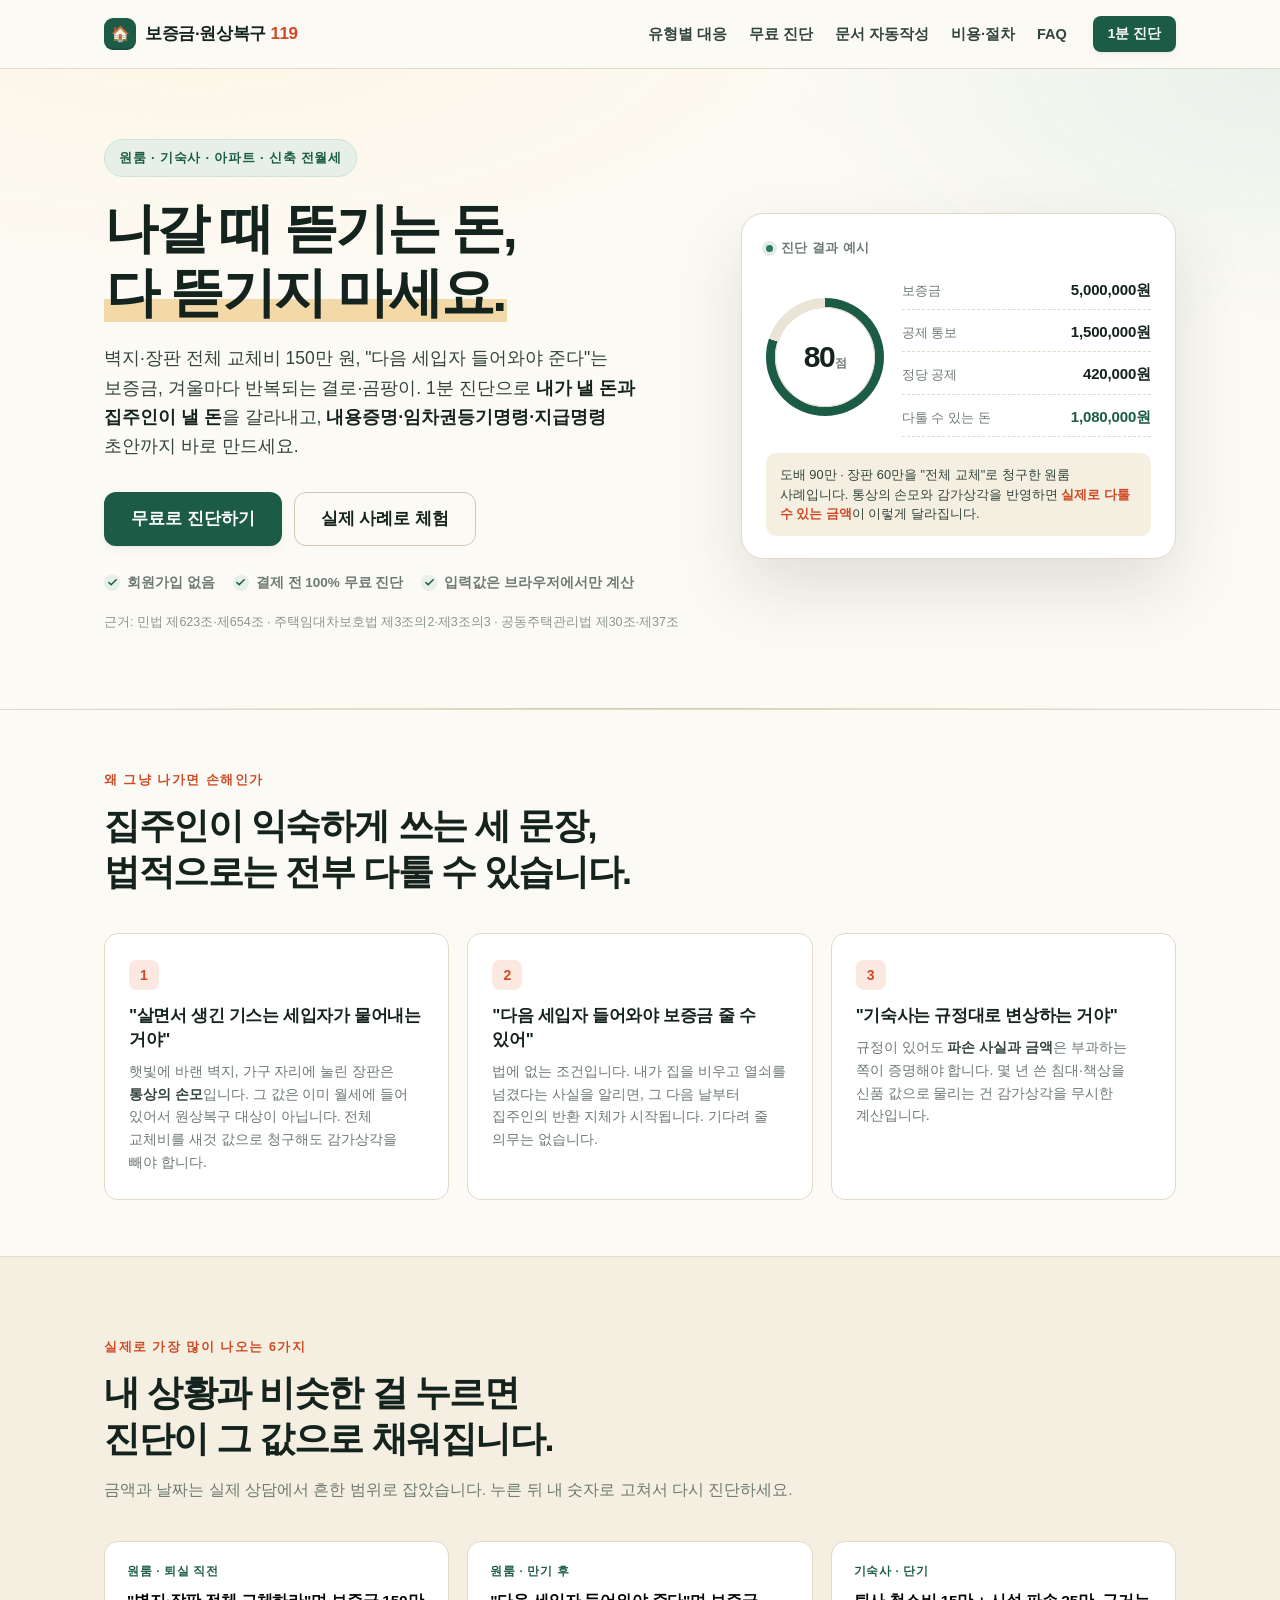
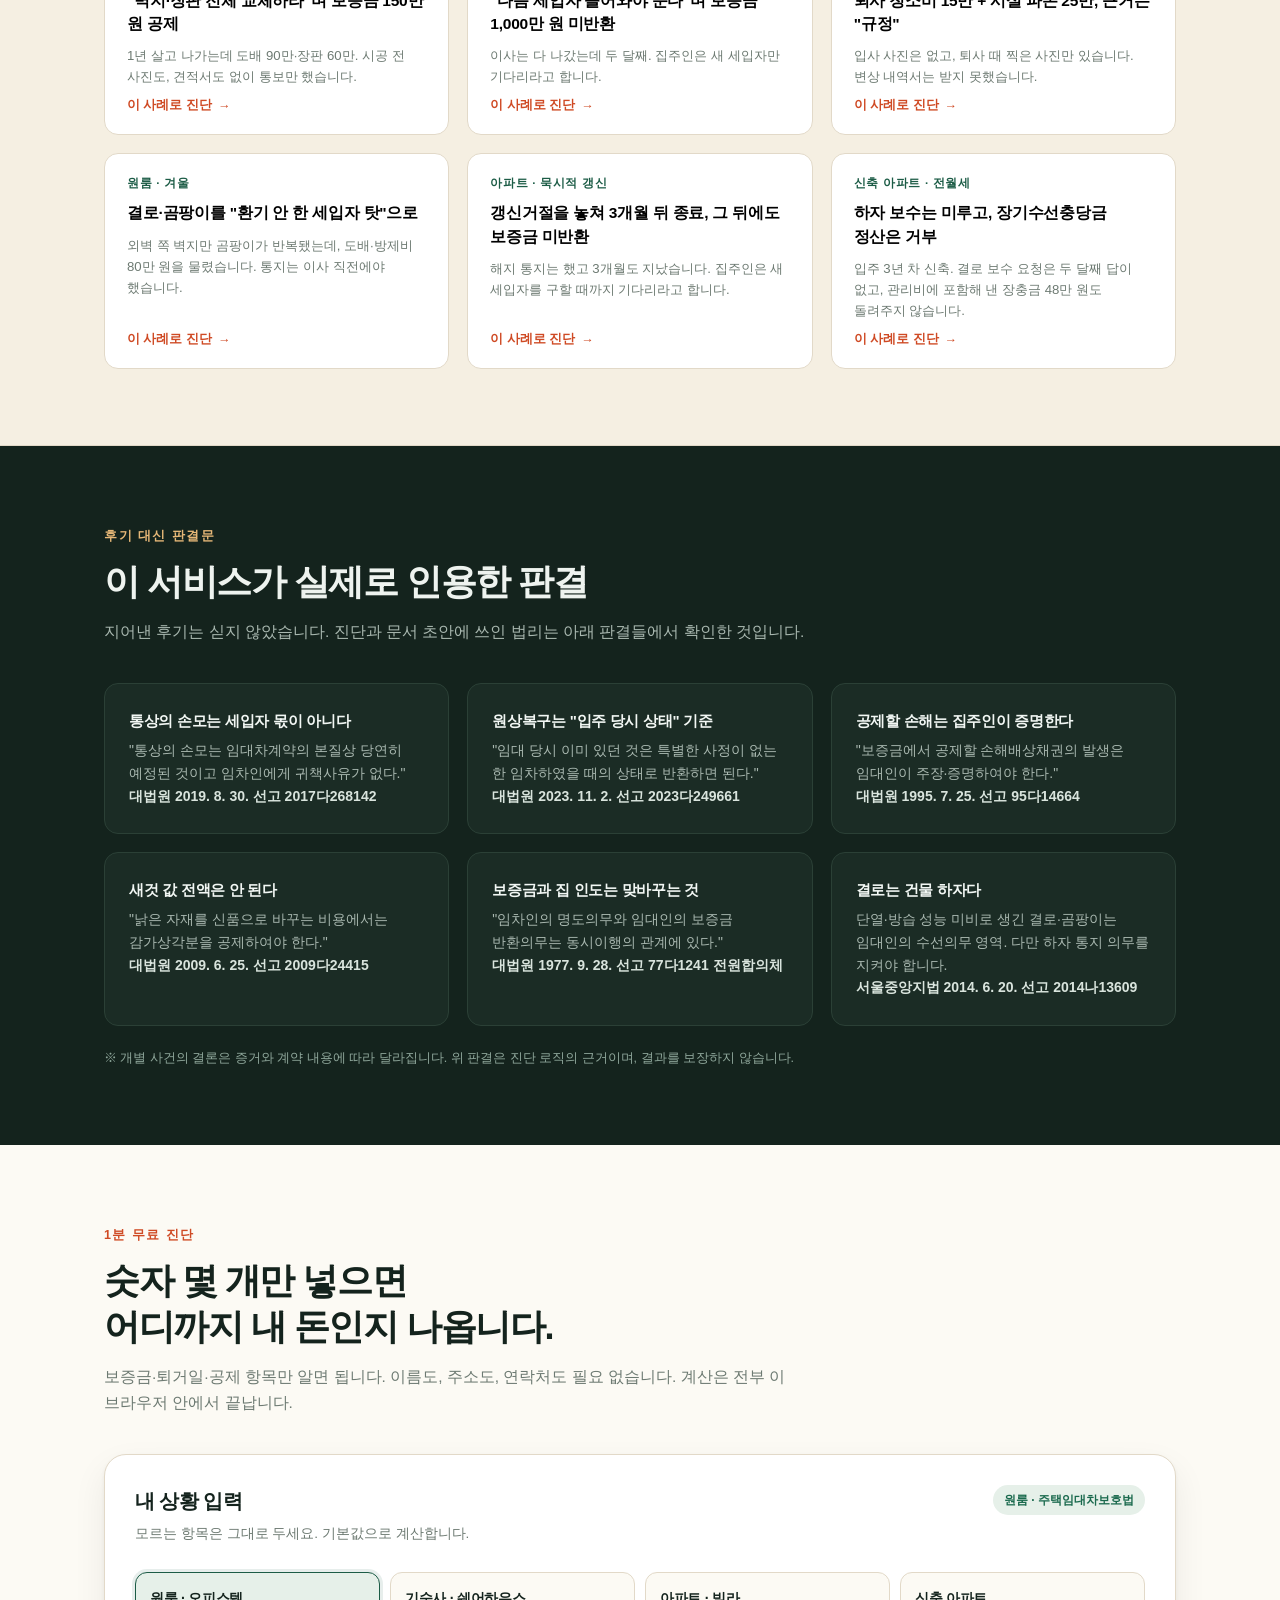
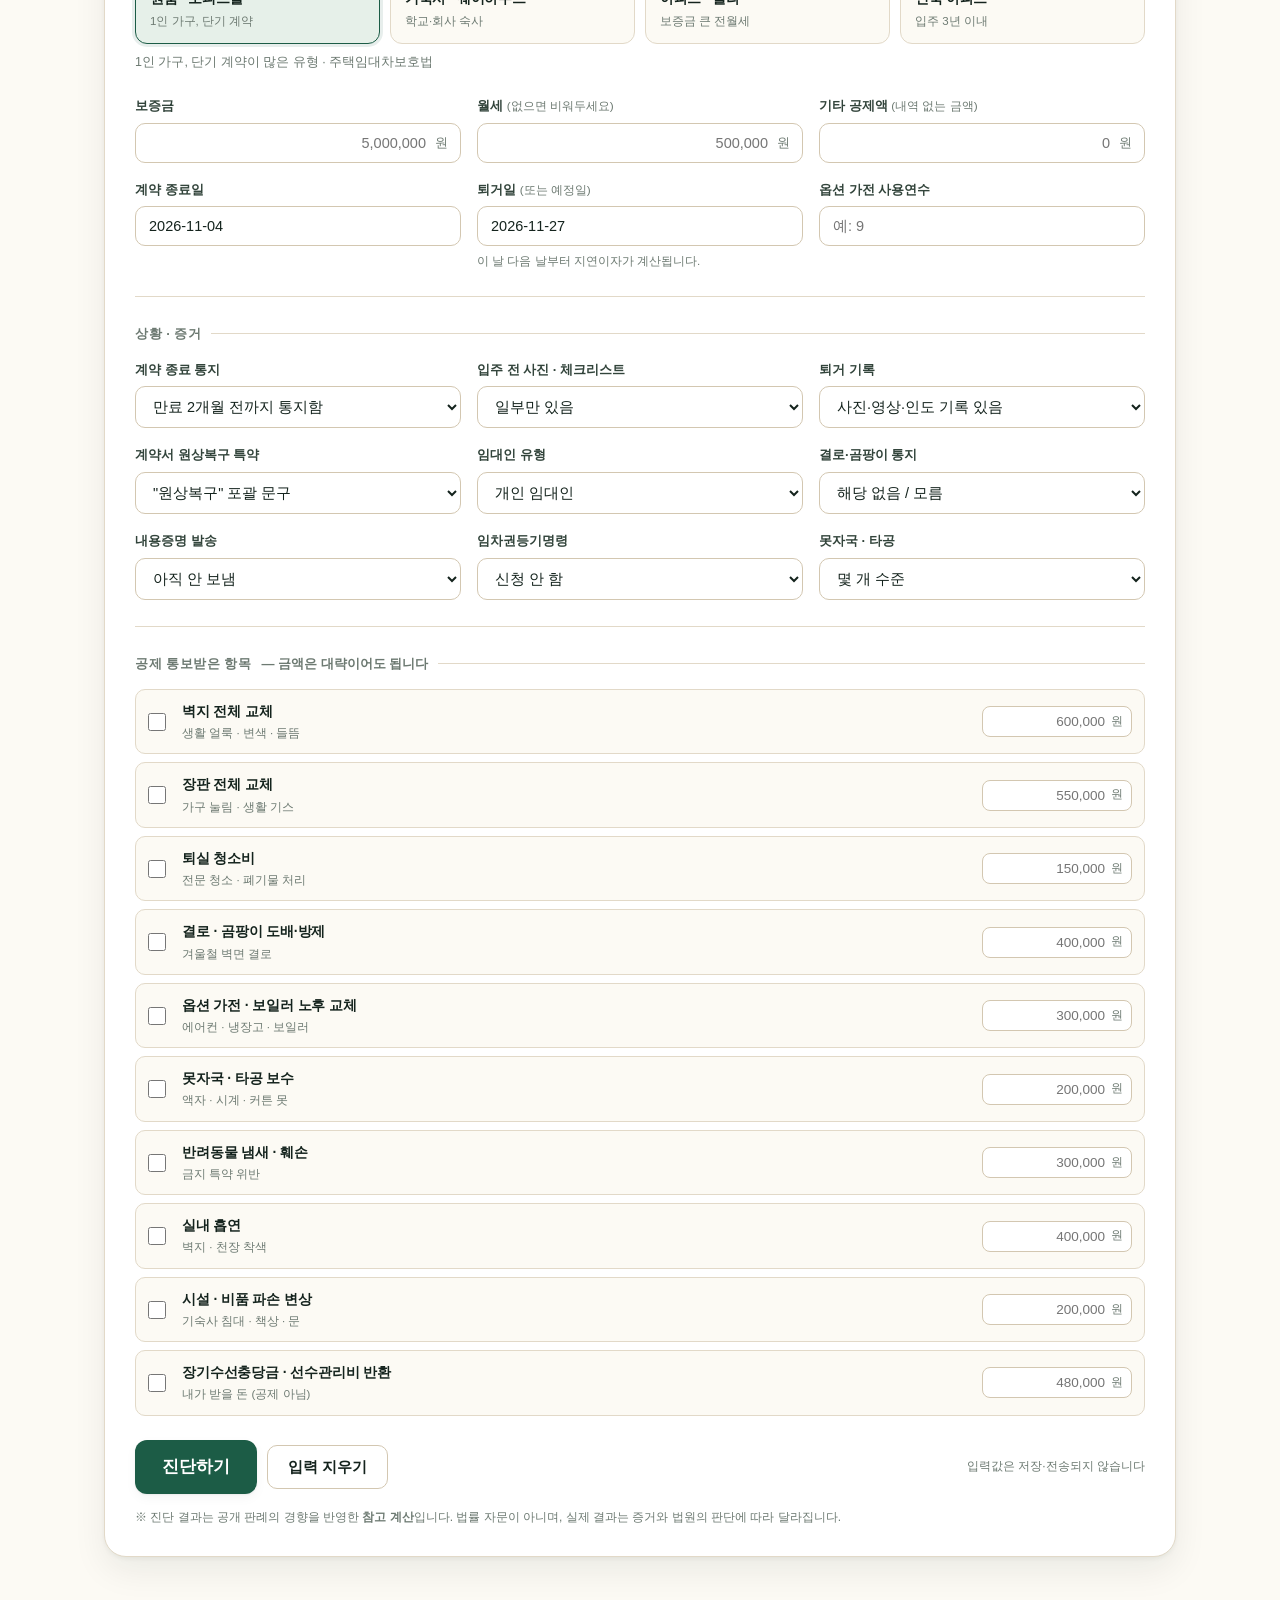
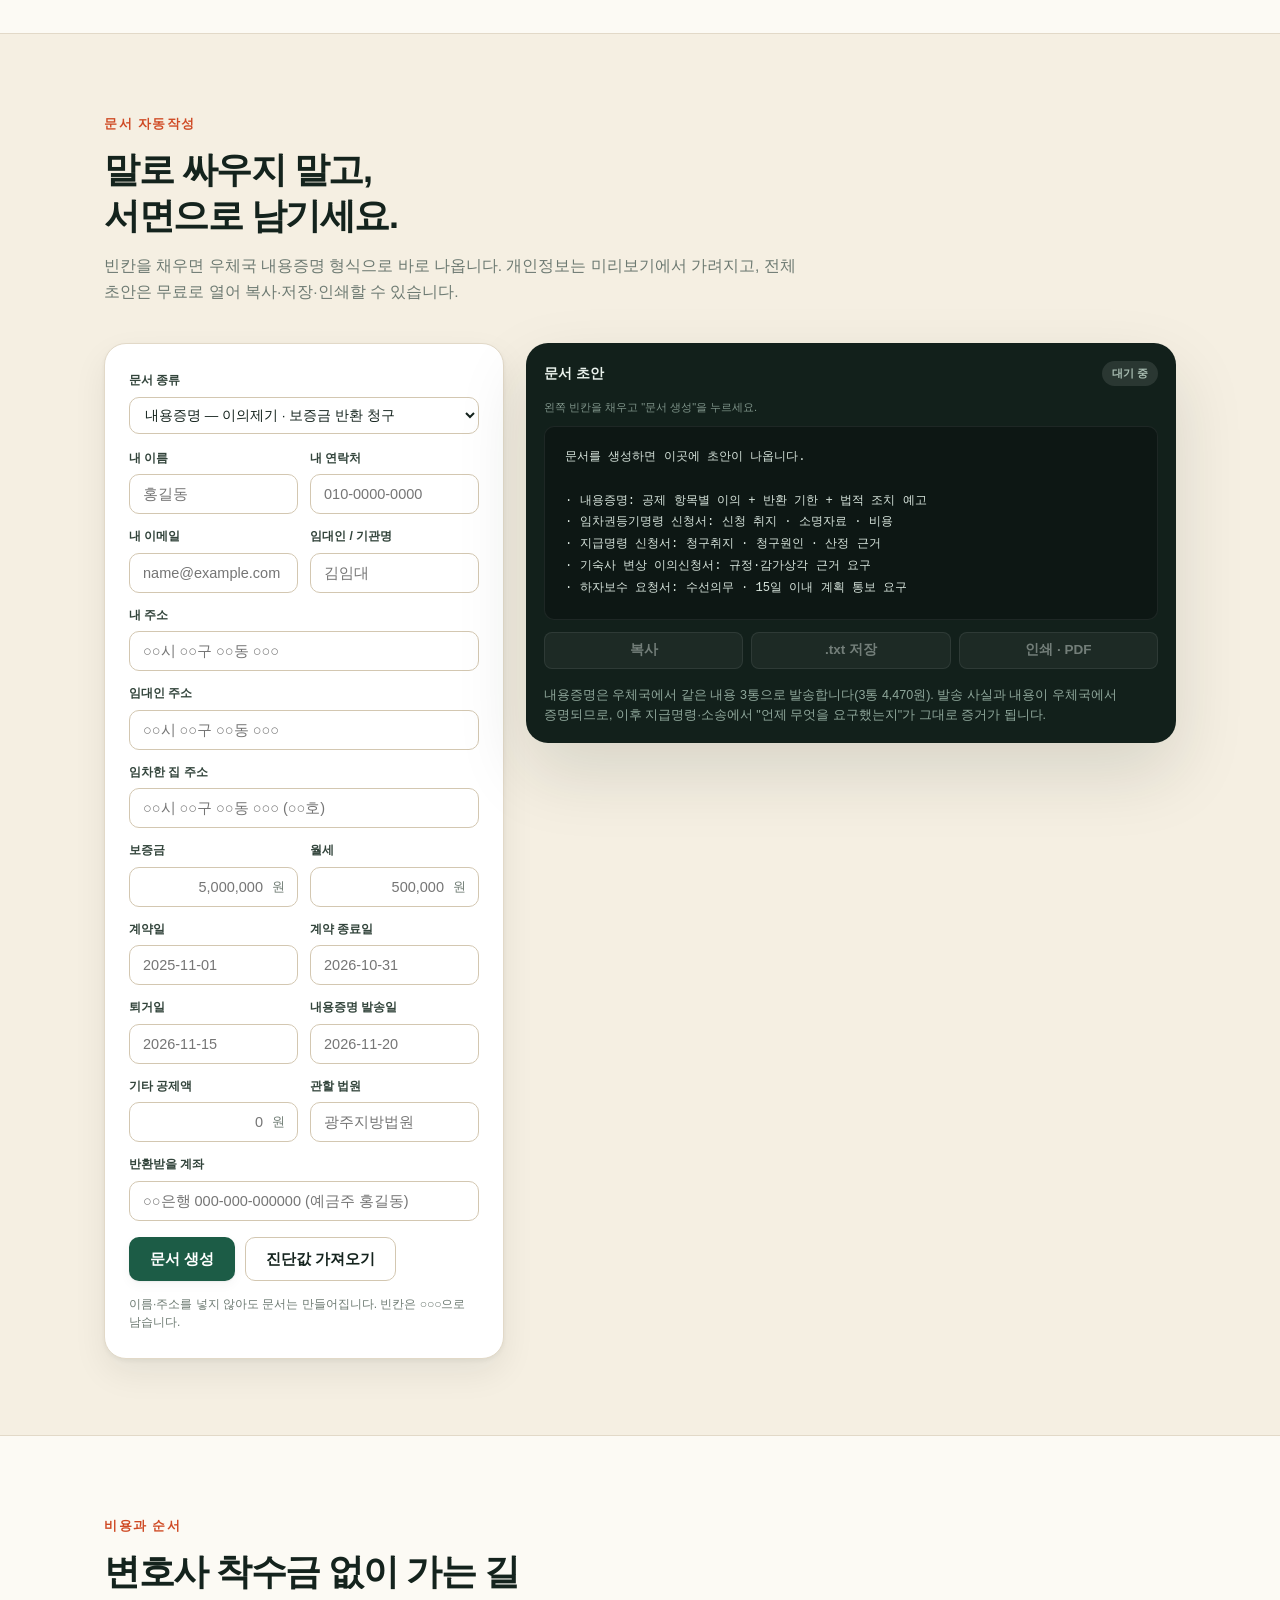
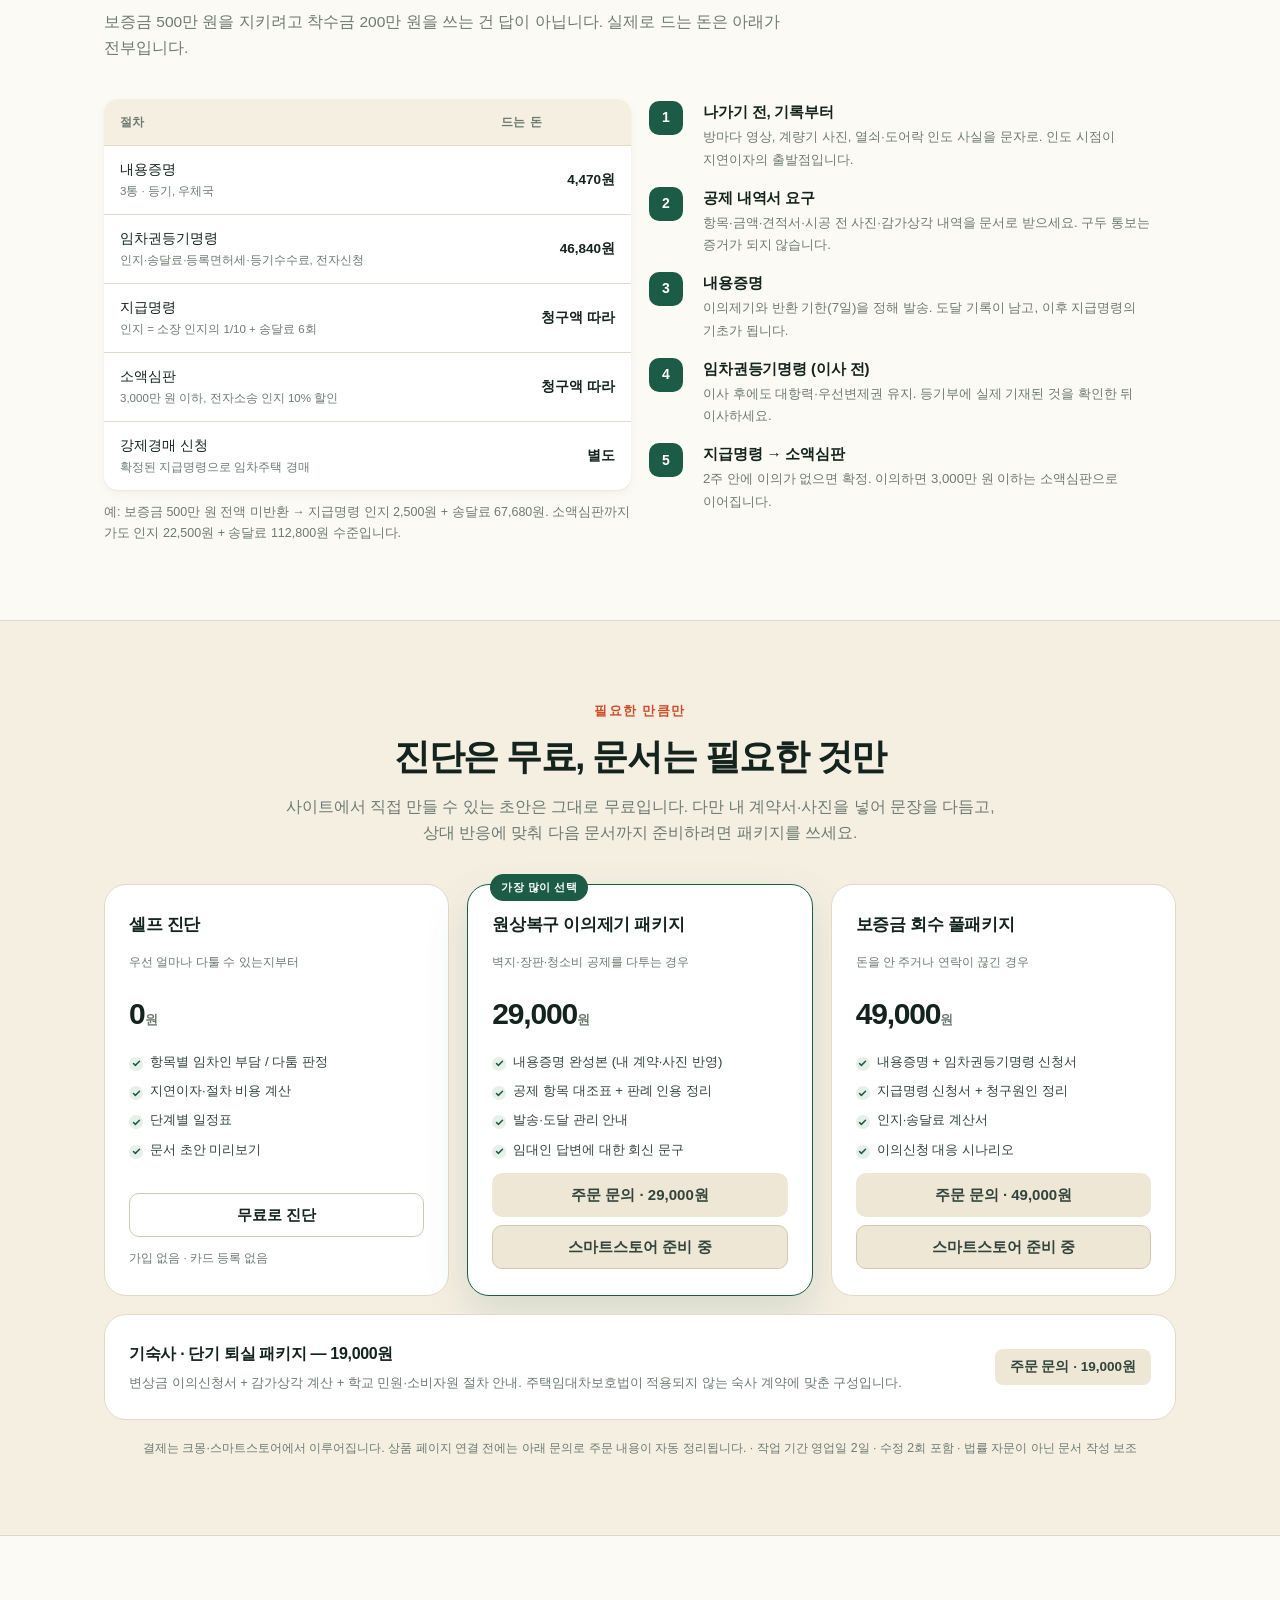
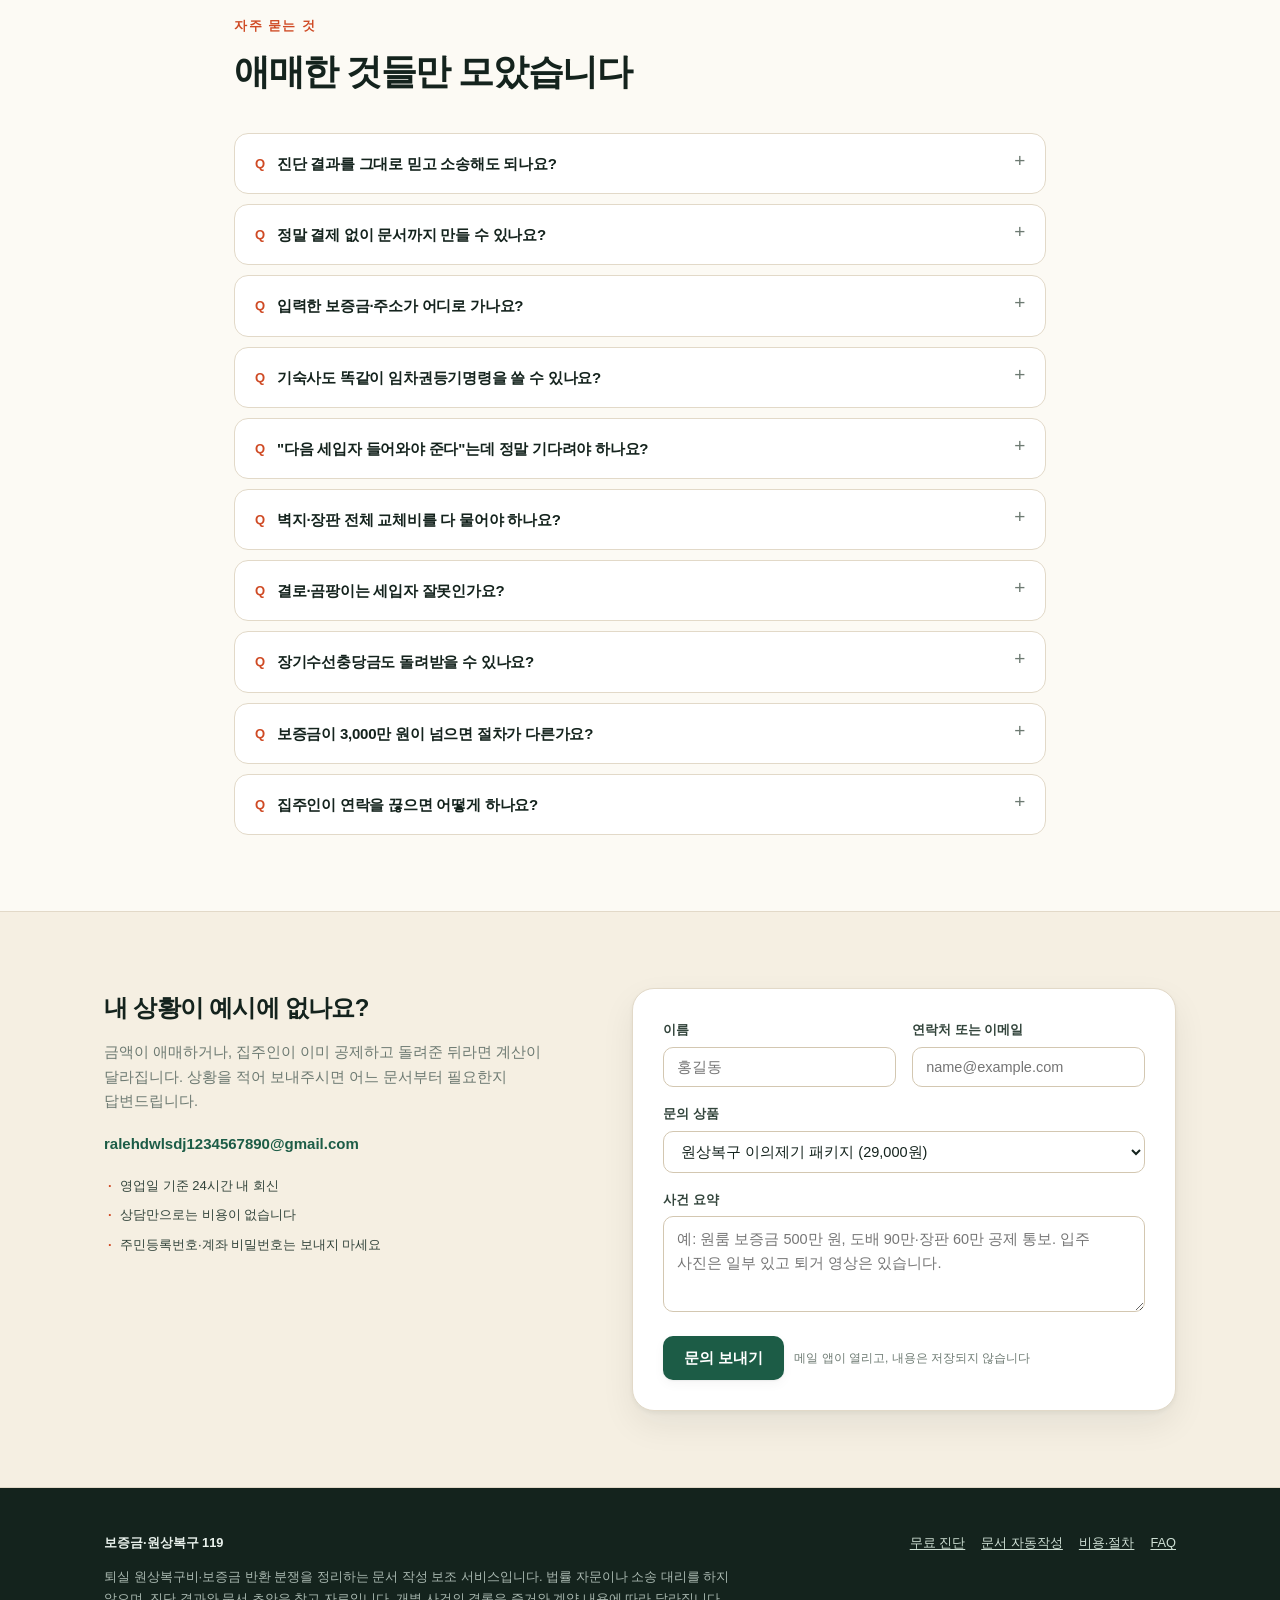
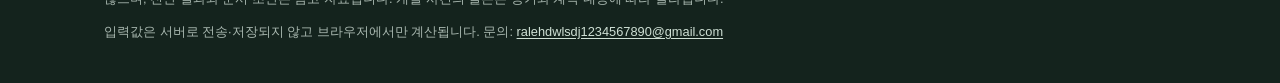
<file: index.html>
<!DOCTYPE html>
<html lang="ko">
<head>
<meta charset="utf-8">
<meta name="viewport" content="width=device-width, initial-scale=1">
<title>보증금·원상복구 119 — 나갈 때 뜯기는 돈, 다 뜯기지 마세요</title>
<meta name="description" content="원룸·기숙사·신축 전월세 퇴실 원상복구비 분쟁. 1분 무료 진단으로 임차인 부담과 임대인 수선의무를 갈라내고, 내용증명·임차권등기명령·지급명령 초안을 바로 만드세요.">
<meta name="keywords" content="원상복구, 보증금 반환, 임차권등기명령, 내용증명, 기숙사 퇴실, 결로 곰팡이, 장기수선충당금, 소액심판">
<meta property="og:title" content="보증금·원상복구 119 — 원상복구비 공제, 어디까지 내 돈인가">
<meta property="og:description" content="벽지·장판 전체 교체 150만 원 공제, 다음 세입자 들어와야 준다는 보증금. 판례 기준으로 갈라보고 문서까지 만드세요.">
<meta property="og:type" content="website">
<meta name="theme-color" content="#1c5c46">
<link rel="stylesheet" href="assets/css/app.css?v=20261126e">
<link rel="icon" href="data:image/svg+xml,%3Csvg xmlns='http://www.w3.org/2000/svg' viewBox='0 0 100 100'%3E%3Crect width='100' height='100' rx='22' fill='%231c5c46'/%3E%3Cpath d='M50 22 78 44v34H58V58H42v20H22V44z' fill='%23f5efe2'/%3E%3C/svg%3E">
<script type="application/ld+json">
{
  "@context": "https://schema.org",
  "@type": "Service",
  "name": "보증금·원상복구 119",
  "description": "원룸·기숙사·아파트·신축 전월세 퇴실 원상복구비 분쟁 진단과 내용증명·임차권등기명령·지급명령 초안 작성 보조",
  "areaServed": "KR",
  "serviceType": "법률 문서 작성 보조",
  "offers": [
    { "@type": "Offer", "name": "원상복구 이의제기 패키지", "price": "29000", "priceCurrency": "KRW" },
    { "@type": "Offer", "name": "보증금 회수 풀패키지", "price": "49000", "priceCurrency": "KRW" },
    { "@type": "Offer", "name": "기숙사·단기 퇴실 패키지", "price": "19000", "priceCurrency": "KRW" }
  ]
}
</script>
</head>
<body>

<!-- ───────── 헤더 ───────── -->
<header class="site-header" id="top">
  <div class="wrap header-inner">
    <a class="brand" href="#top">
      <span class="brand-mark">🏠</span>
      <span class="brand-text">보증금·원상복구 <b>119</b></span>
    </a>
    <nav class="nav">
      <a href="#cases">유형별 대응</a>
      <a href="#diagnose">무료 진단</a>
      <a href="#documents">문서 자동작성</a>
      <a href="#cost">비용·절차</a>
      <a href="#faq">FAQ</a>
    </nav>
    <a class="btn btn-sm btn-primary header-cta" href="#diagnose">1분 진단</a>
  </div>
</header>

<!-- ───────── 히어로 ───────── -->
<section class="hero">
  <div class="wrap hero-grid">
    <div class="hero-copy">
      <p class="eyebrow">원룸 · 기숙사 · 아파트 · 신축 전월세</p>
      <h1>나갈 때 뜯기는 돈,<br><em>다 뜯기지 마세요.</em></h1>
      <p class="lede">
        벽지·장판 전체 교체비 150만 원, "다음 세입자 들어와야 준다"는 보증금,
        겨울마다 반복되는 결로·곰팡이. 1분 진단으로 <b>내가 낼 돈과 집주인이 낼 돈</b>을 갈라내고,
        <b>내용증명·임차권등기명령·지급명령</b> 초안까지 바로 만드세요.
      </p>
      <div class="hero-actions">
        <a class="btn btn-lg btn-primary" href="#diagnose">무료로 진단하기</a>
        <button class="btn btn-lg btn-ghost" data-case="1">실제 사례로 체험</button>
      </div>
      <ul class="hero-badges">
        <li>회원가입 없음</li>
        <li>결제 전 100% 무료 진단</li>
        <li>입력값은 브라우저에서만 계산</li>
      </ul>
      <p class="hero-law">근거: 민법 제623조·제654조 · 주택임대차보호법 제3조의2·제3조의3 · 공동주택관리법 제30조·제37조</p>
    </div>

    <div class="hero-card">
      <div class="hero-card-head"><span class="dot-live"></span> 진단 결과 예시</div>
      <div class="demo-top">
        <div class="ring ring-demo" style="--p:80">
          <span>80<small>점</small></span>
        </div>
        <div class="demo-nums">
          <div><span>보증금</span><b>5,000,000원</b></div>
          <div><span>공제 통보</span><b>1,500,000원</b></div>
          <div><span>정당 공제</span><b>420,000원</b></div>
          <div><span>다툴 수 있는 돈</span><b class="win">1,080,000원</b></div>
        </div>
      </div>
      <p class="demo-note">
        도배 90만 · 장판 60만을 "전체 교체"로 청구한 원룸 사례입니다.
        통상의 손모와 감가상각을 반영하면 <b>실제로 다툴 수 있는 금액</b>이 이렇게 달라집니다.
      </p>
    </div>
  </div>
</section>

<!-- ───────── 문제 ───────── -->
<section class="block tight">
  <div class="wrap">
    <div class="section-head">
      <span class="kicker">왜 그냥 나가면 손해인가</span>
      <h2>집주인이 익숙하게 쓰는 세 문장,<br>법적으로는 전부 다툴 수 있습니다.</h2>
    </div>
    <div class="grid-3">
      <article class="pain">
        <span class="num">1</span>
        <h3>"살면서 생긴 기스는 세입자가 물어내는 거야"</h3>
        <p>햇빛에 바랜 벽지, 가구 자리에 눌린 장판은 <b>통상의 손모</b>입니다. 그 값은 이미 월세에 들어 있어서 원상복구 대상이 아닙니다. 전체 교체비를 새것 값으로 청구해도 감가상각을 빼야 합니다.</p>
      </article>
      <article class="pain">
        <span class="num">2</span>
        <h3>"다음 세입자 들어와야 보증금 줄 수 있어"</h3>
        <p>법에 없는 조건입니다. 내가 집을 비우고 열쇠를 넘겼다는 사실을 알리면, 그 다음 날부터 집주인의 반환 지체가 시작됩니다. 기다려 줄 의무는 없습니다.</p>
      </article>
      <article class="pain">
        <span class="num">3</span>
        <h3>"기숙사는 규정대로 변상하는 거야"</h3>
        <p>규정이 있어도 <b>파손 사실과 금액</b>은 부과하는 쪽이 증명해야 합니다. 몇 년 쓴 침대·책상을 신품 값으로 물리는 건 감가상각을 무시한 계산입니다.</p>
      </article>
    </div>
  </div>
</section>

<!-- ───────── 유형 6종 ───────── -->
<section class="block alt" id="cases">
  <div class="wrap">
    <div class="section-head">
      <span class="kicker">실제로 가장 많이 나오는 6가지</span>
      <h2>내 상황과 비슷한 걸 누르면<br>진단이 그 값으로 채워집니다.</h2>
      <p>금액과 날짜는 실제 상담에서 흔한 범위로 잡았습니다. 누른 뒤 내 숫자로 고쳐서 다시 진단하세요.</p>
    </div>
    <div class="grid-3">
      <button class="case-card" data-case="1">
        <span class="case-tag">원룸 · 퇴실 직전</span>
        <h3>"벽지·장판 전체 교체하라"며 보증금 150만 원 공제</h3>
        <p>1년 살고 나가는데 도배 90만·장판 60만. 시공 전 사진도, 견적서도 없이 통보만 했습니다.</p>
        <span class="case-go">이 사례로 진단</span>
      </button>
      <button class="case-card" data-case="2">
        <span class="case-tag">원룸 · 만기 후</span>
        <h3>"다음 세입자 들어와야 준다"며 보증금 1,000만 원 미반환</h3>
        <p>이사는 다 나갔는데 두 달째. 집주인은 새 세입자만 기다리라고 합니다.</p>
        <span class="case-go">이 사례로 진단</span>
      </button>
      <button class="case-card" data-case="3">
        <span class="case-tag">기숙사 · 단기</span>
        <h3>퇴사 청소비 15만 + 시설 파손 25만, 근거는 "규정"</h3>
        <p>입사 사진은 없고, 퇴사 때 찍은 사진만 있습니다. 변상 내역서는 받지 못했습니다.</p>
        <span class="case-go">이 사례로 진단</span>
      </button>
      <button class="case-card" data-case="4">
        <span class="case-tag">원룸 · 겨울</span>
        <h3>결로·곰팡이를 "환기 안 한 세입자 탓"으로</h3>
        <p>외벽 쪽 벽지만 곰팡이가 반복됐는데, 도배·방제비 80만 원을 물렸습니다. 통지는 이사 직전에야 했습니다.</p>
        <span class="case-go">이 사례로 진단</span>
      </button>
      <button class="case-card" data-case="5">
        <span class="case-tag">아파트 · 묵시적 갱신</span>
        <h3>갱신거절을 놓쳐 3개월 뒤 종료, 그 뒤에도 보증금 미반환</h3>
        <p>해지 통지는 했고 3개월도 지났습니다. 집주인은 새 세입자를 구할 때까지 기다리라고 합니다.</p>
        <span class="case-go">이 사례로 진단</span>
      </button>
      <button class="case-card" data-case="6">
        <span class="case-tag">신축 아파트 · 전월세</span>
        <h3>하자 보수는 미루고, 장기수선충당금 정산은 거부</h3>
        <p>입주 3년 차 신축. 결로 보수 요청은 두 달째 답이 없고, 관리비에 포함해 낸 장충금 48만 원도 돌려주지 않습니다.</p>
        <span class="case-go">이 사례로 진단</span>
      </button>
    </div>
  </div>
</section>

<!-- ───────── 판례 ───────── -->
<section class="block dark">
  <div class="wrap">
    <div class="section-head">
      <span class="kicker">후기 대신 판결문</span>
      <h2>이 서비스가 실제로 인용한 판결</h2>
      <p>지어낸 후기는 싣지 않았습니다. 진단과 문서 초안에 쓰인 법리는 아래 판결들에서 확인한 것입니다.</p>
    </div>
    <div class="grid-3">
      <article class="pain" style="background:#1b2c25;border-color:#2b4036">
        <h3 style="color:#f2f7f4;font-size:15px">통상의 손모는 세입자 몫이 아니다</h3>
        <p style="color:#a9b8b0">"통상의 손모는 임대차계약의 본질상 당연히 예정된 것이고 임차인에게 귀책사유가 없다."<br><b style="color:#d9e4dd">대법원 2019. 8. 30. 선고 2017다268142</b></p>
      </article>
      <article class="pain" style="background:#1b2c25;border-color:#2b4036">
        <h3 style="color:#f2f7f4;font-size:15px">원상복구는 "입주 당시 상태" 기준</h3>
        <p style="color:#a9b8b0">"임대 당시 이미 있던 것은 특별한 사정이 없는 한 임차하였을 때의 상태로 반환하면 된다."<br><b style="color:#d9e4dd">대법원 2023. 11. 2. 선고 2023다249661</b></p>
      </article>
      <article class="pain" style="background:#1b2c25;border-color:#2b4036">
        <h3 style="color:#f2f7f4;font-size:15px">공제할 손해는 집주인이 증명한다</h3>
        <p style="color:#a9b8b0">"보증금에서 공제할 손해배상채권의 발생은 임대인이 주장·증명하여야 한다."<br><b style="color:#d9e4dd">대법원 1995. 7. 25. 선고 95다14664</b></p>
      </article>
      <article class="pain" style="background:#1b2c25;border-color:#2b4036">
        <h3 style="color:#f2f7f4;font-size:15px">새것 값 전액은 안 된다</h3>
        <p style="color:#a9b8b0">"낡은 자재를 신품으로 바꾸는 비용에서는 감가상각분을 공제하여야 한다."<br><b style="color:#d9e4dd">대법원 2009. 6. 25. 선고 2009다24415</b></p>
      </article>
      <article class="pain" style="background:#1b2c25;border-color:#2b4036">
        <h3 style="color:#f2f7f4;font-size:15px">보증금과 집 인도는 맞바꾸는 것</h3>
        <p style="color:#a9b8b0">"임차인의 명도의무와 임대인의 보증금 반환의무는 동시이행의 관계에 있다."<br><b style="color:#d9e4dd">대법원 1977. 9. 28. 선고 77다1241 전원합의체</b></p>
      </article>
      <article class="pain" style="background:#1b2c25;border-color:#2b4036">
        <h3 style="color:#f2f7f4;font-size:15px">결로는 건물 하자다</h3>
        <p style="color:#a9b8b0">단열·방습 성능 미비로 생긴 결로·곰팡이는 임대인의 수선의무 영역. 다만 하자 통지 의무를 지켜야 합니다.<br><b style="color:#d9e4dd">서울중앙지법 2014. 6. 20. 선고 2014나13609</b></p>
      </article>
    </div>
    <p style="margin-top:22px;font-size:12.5px;color:#8fa79b">※ 개별 사건의 결론은 증거와 계약 내용에 따라 달라집니다. 위 판결은 진단 로직의 근거이며, 결과를 보장하지 않습니다.</p>
  </div>
</section>

<!-- ───────── 진단 ───────── -->
<section class="block" id="diagnose">
  <div class="wrap">
    <div class="section-head">
      <span class="kicker">1분 무료 진단</span>
      <h2>숫자 몇 개만 넣으면<br>어디까지 내 돈인지 나옵니다.</h2>
      <p>보증금·퇴거일·공제 항목만 알면 됩니다. 이름도, 주소도, 연락처도 필요 없습니다. 계산은 전부 이 브라우저 안에서 끝납니다.</p>
    </div>

    <form class="panel" id="diagnoseForm" novalidate>
      <div class="panel-head">
        <div>
          <h3>내 상황 입력</h3>
          <p>모르는 항목은 그대로 두세요. 기본값으로 계산합니다.</p>
        </div>
        <span class="flag info" id="chipMode">원룸 · 주택임대차보호법</span>
      </div>

      <div class="mode-grid">
        <div class="mode-card" data-mode-card="studio">
          <input type="radio" name="mode" id="mode-studio" value="studio" checked>
          <label for="mode-studio"><b>원룸 · 오피스텔</b><span>1인 가구, 단기 계약</span></label>
        </div>
        <div class="mode-card" data-mode-card="dorm">
          <input type="radio" name="mode" id="mode-dorm" value="dorm">
          <label for="mode-dorm"><b>기숙사 · 쉐어하우스</b><span>학교·회사 숙사</span></label>
        </div>
        <div class="mode-card" data-mode-card="apt">
          <input type="radio" name="mode" id="mode-apt" value="apt">
          <label for="mode-apt"><b>아파트 · 빌라</b><span>보증금 큰 전월세</span></label>
        </div>
        <div class="mode-card" data-mode-card="newapt">
          <input type="radio" name="mode" id="mode-newapt" value="newapt">
          <label for="mode-newapt"><b>신축 아파트</b><span>입주 3년 이내</span></label>
        </div>
      </div>
      <p class="mode-hint" id="modeHint">1인 가구, 단기 계약이 많은 유형 · 주택임대차보호법</p>

      <div class="field-grid three">
        <div class="field">
          <label for="deposit">보증금</label>
          <div class="money"><input type="text" id="deposit" inputmode="numeric" placeholder="5,000,000"></div>
        </div>
        <div class="field">
          <label for="rent">월세 <span class="sub">(없으면 비워두세요)</span></label>
          <div class="money"><input type="text" id="rent" inputmode="numeric" placeholder="500,000"></div>
        </div>
        <div class="field">
          <label for="extra">기타 공제액 <span class="sub">(내역 없는 금액)</span></label>
          <div class="money"><input type="text" id="extra" inputmode="numeric" placeholder="0"></div>
        </div>
        <div class="field">
          <label for="endDate">계약 종료일</label>
          <input type="text" id="endDate" inputmode="numeric" placeholder="2026-10-31">
        </div>
        <div class="field">
          <label for="moveOutDate">퇴거일 <span class="sub">(또는 예정일)</span></label>
          <input type="text" id="moveOutDate" inputmode="numeric" placeholder="2026-11-15">
          <span class="help">이 날 다음 날부터 지연이자가 계산됩니다.</span>
        </div>
        <div class="field">
          <label for="applianceAge">옵션 가전 사용연수</label>
          <input type="number" id="applianceAge" min="0" max="40" placeholder="예: 9">
        </div>
      </div>

      <div class="divider"></div>
      <p class="mini-title">상황 · 증거</p>

      <div class="field-grid three">
        <div class="field">
          <label for="notice">계약 종료 통지</label>
          <select id="notice">
            <option value="inTime">만료 2개월 전까지 통지함</option>
            <option value="late">2개월을 넘겨 통지함</option>
            <option value="none">통지하지 않음</option>
            <option value="renewed">묵시적 갱신 후 해지 통지함</option>
            <option value="agreed">합의 해지</option>
          </select>
        </div>
        <div class="field">
          <label for="moveIn">입주 전 사진 · 체크리스트</label>
          <select id="moveIn">
            <option value="full">있음</option>
            <option value="part" selected>일부만 있음</option>
            <option value="none">없음</option>
          </select>
        </div>
        <div class="field">
          <label for="moveOut">퇴거 기록</label>
          <select id="moveOut">
            <option value="full" selected>사진·영상·인도 기록 있음</option>
            <option value="part">사진만 있음</option>
            <option value="none">없음</option>
          </select>
        </div>
        <div class="field">
          <label for="clause">계약서 원상복구 특약</label>
          <select id="clause">
            <option value="none">없음</option>
            <option value="generic" selected>"원상복구" 포괄 문구</option>
            <option value="specific">벽지·장판 교체를 구체적으로 명시</option>
          </select>
        </div>
        <div class="field">
          <label for="landlord">임대인 유형</label>
          <select id="landlord">
            <option value="person" selected>개인 임대인</option>
            <option value="company">법인 · 임대사업자</option>
            <option value="school">학교 · 기관(기숙사)</option>
          </select>
        </div>
        <div class="field">
          <label for="moldNotice">결로·곰팡이 통지</label>
          <select id="moldNotice">
            <option value="unknown" selected>해당 없음 / 모름</option>
            <option value="yes">발견 즉시 알렸음</option>
            <option value="no">알리지 않았음</option>
          </select>
        </div>
        <div class="field">
          <label for="certSent">내용증명 발송</label>
          <select id="certSent">
            <option value="no" selected>아직 안 보냄</option>
            <option value="yes">보냈음</option>
          </select>
        </div>
        <div class="field">
          <label for="injunction">임차권등기명령</label>
          <select id="injunction">
            <option value="no" selected>신청 안 함</option>
            <option value="yes">등기 완료</option>
          </select>
        </div>
        <div class="field">
          <label for="holesMany">못자국 · 타공</label>
          <select id="holesMany">
            <option value="no" selected>몇 개 수준</option>
            <option value="yes">벽 전체에 과다하게</option>
          </select>
        </div>
      </div>

      <p class="field help" data-dorm-only hidden style="margin-top:12px;color:#a26512">
        기숙사·쉐어하우스는 임대차가 아닌 사용허가 성격이면 주택임대차보호법의 임차권등기명령을 쓸 수 없습니다. 문서 메뉴가 <b>변상 이의신청서</b>로 바뀝니다.
      </p>
      <p class="field help" data-apt-only hidden style="margin-top:12px;color:#1c5c46">
        아파트·신축은 관리비에 포함해 낸 <b>장기수선충당금</b>을 아래 항목에서 체크하면 별도 반환 청구로 계산합니다.
      </p>

      <div class="divider"></div>
      <p class="mini-title">공제 통보받은 항목 <span style="text-transform:none;letter-spacing:0;font-weight:600">— 금액은 대략이어도 됩니다</span></p>

      <div class="item-list">
        <div class="item-row" id="row-wallpaper">
          <input type="checkbox" id="item-wallpaper">
          <label class="lbl" for="item-wallpaper"><b>벽지 전체 교체</b><span>생활 얼룩 · 변색 · 들뜸</span></label>
          <div class="amt"><input type="text" id="amt-wallpaper" inputmode="numeric" placeholder="600,000"></div>
        </div>
        <div class="item-row" id="row-floor">
          <input type="checkbox" id="item-floor">
          <label class="lbl" for="item-floor"><b>장판 전체 교체</b><span>가구 눌림 · 생활 기스</span></label>
          <div class="amt"><input type="text" id="amt-floor" inputmode="numeric" placeholder="550,000"></div>
        </div>
        <div class="item-row" id="row-cleaning">
          <input type="checkbox" id="item-cleaning">
          <label class="lbl" for="item-cleaning"><b>퇴실 청소비</b><span>전문 청소 · 폐기물 처리</span></label>
          <div class="amt"><input type="text" id="amt-cleaning" inputmode="numeric" placeholder="150,000"></div>
        </div>
        <div class="item-row" id="row-mold">
          <input type="checkbox" id="item-mold">
          <label class="lbl" for="item-mold"><b>결로 · 곰팡이 도배·방제</b><span>겨울철 벽면 결로</span></label>
          <div class="amt"><input type="text" id="amt-mold" inputmode="numeric" placeholder="400,000"></div>
        </div>
        <div class="item-row" id="row-appliance">
          <input type="checkbox" id="item-appliance">
          <label class="lbl" for="item-appliance"><b>옵션 가전 · 보일러 노후 교체</b><span>에어컨 · 냉장고 · 보일러</span></label>
          <div class="amt"><input type="text" id="amt-appliance" inputmode="numeric" placeholder="300,000"></div>
        </div>
        <div class="item-row" id="row-holes">
          <input type="checkbox" id="item-holes">
          <label class="lbl" for="item-holes"><b>못자국 · 타공 보수</b><span>액자 · 시계 · 커튼 못</span></label>
          <div class="amt"><input type="text" id="amt-holes" inputmode="numeric" placeholder="200,000"></div>
        </div>
        <div class="item-row" id="row-pet">
          <input type="checkbox" id="item-pet">
          <label class="lbl" for="item-pet"><b>반려동물 냄새 · 훼손</b><span>금지 특약 위반</span></label>
          <div class="amt"><input type="text" id="amt-pet" inputmode="numeric" placeholder="300,000"></div>
        </div>
        <div class="item-row" id="row-smoke">
          <input type="checkbox" id="item-smoke">
          <label class="lbl" for="item-smoke"><b>실내 흡연</b><span>벽지 · 천장 착색</span></label>
          <div class="amt"><input type="text" id="amt-smoke" inputmode="numeric" placeholder="400,000"></div>
        </div>
        <div class="item-row" id="row-facility">
          <input type="checkbox" id="item-facility">
          <label class="lbl" for="item-facility"><b>시설 · 비품 파손 변상</b><span>기숙사 침대 · 책상 · 문</span></label>
          <div class="amt"><input type="text" id="amt-facility" inputmode="numeric" placeholder="200,000"></div>
        </div>
        <div class="item-row" id="row-longterm">
          <input type="checkbox" id="item-longterm">
          <label class="lbl" for="item-longterm"><b>장기수선충당금 · 선수관리비 반환</b><span>내가 받을 돈 (공제 아님)</span></label>
          <div class="amt"><input type="text" id="amt-longterm" inputmode="numeric" placeholder="480,000"></div>
        </div>
      </div>

      <div class="form-actions">
        <button type="submit" class="btn btn-primary btn-lg">진단하기</button>
        <button type="button" class="btn btn-ghost" id="resetForm">입력 지우기</button>
        <span class="spacer"></span>
        <span class="form-note" style="margin:0">입력값은 저장·전송되지 않습니다</span>
      </div>
      <p class="form-note">
        ※ 진단 결과는 공개 판례의 경향을 반영한 <b>참고 계산</b>입니다. 법률 자문이 아니며, 실제 결과는 증거와 법원의 판단에 따라 달라집니다.
      </p>
    </form>

    <!-- 결과 -->
    <div class="result" id="result" hidden>
      <div class="result-card">
        <div class="result-top">
          <div class="ring" id="scoreRing" style="--p:50"><span id="scoreValue">50<small>점</small></span></div>
          <div class="result-verdict">
            <span class="score-band tone-good" id="scoreLabel">보통</span>
            <h3 id="resultVerdict">진단 결과가 여기에 나옵니다.</h3>
            <p id="scoreSub">부당 공제 방어 가능성</p>
          </div>
        </div>

        <div class="stat-grid">
          <div class="stat"><div class="k">보증금</div><div class="v" id="rDeposit">0원</div><div class="s">계약서 기준</div></div>
          <div class="stat"><div class="k">공제 통보액</div><div class="v lose" id="rClaim">0원</div><div class="s">집주인이 빼겠다는 돈</div></div>
          <div class="stat"><div class="k">다툼 가능 금액</div><div class="v win" id="rDefense">0원</div><div class="s">공제 통보 중 뒤집히는 돈</div></div>
          <div class="stat"><div class="k">돌려받을 수 있는 돈</div><div class="v win" id="rRecover">0원</div><div class="s">지연이자 별도</div></div>
        </div>

        <div class="result-body">
          <div>
            <h4>항목별 판정 <span class="badge">임차인 부담 / 다툼 가능</span></h4>
            <div class="table-scroll">
              <table class="items">
                <thead>
                  <tr><th>공제 항목</th><th>청구액</th><th>내 부담</th><th>다툼 가능</th></tr>
                </thead>
                <tbody id="itemTableBody"></tbody>
              </table>
            </div>
            <p style="font-size:12.5px;color:#6d7a72;margin-top:10px">정당 공제로 인정될 부분 <b id="rTenant" style="color:#14231d">0원</b> · 나머지는 다툼 대상입니다.</p>
            <div class="flag-list" id="flagList" hidden></div>
          </div>

          <div class="two-col">
            <div>
              <h4>지연이자 <span class="badge">연 5% → 소송 시 12%</span></h4>
              <p style="font-size:22px;font-weight:900;letter-spacing:-.03em;color:#1c5c46" id="rInterest">0원</p>
              <p style="font-size:12.5px;color:#6d7a72" id="rDelayDays">(지연 없음)</p>
              <p style="font-size:12px;color:#6d7a72;margin-top:4px" id="rRateLabel">연 5% 기준</p>
              <h4 style="margin-top:22px">점수 구성 <span class="badge">증거가 점수를 바꿉니다</span></h4>
              <ul class="reason-list" id="reasonList"></ul>
            </div>
            <div>
              <h4>예상 절차 비용 <span class="badge" id="cRatio"></span></h4>
              <table class="cost-table">
                <tr><td>내용증명 (3통·등기)</td><td id="cCert">4,470원</td></tr>
                <tr><td>임차권등기명령 (전자)</td><td id="cInj">46,840원</td></tr>
                <tr><td>지급명령 인지</td><td id="cPOFee">0원</td></tr>
                <tr><td>지급명령 송달료 (6회)</td><td id="cPOSvc">0원</td></tr>
                <tr><td id="cSCLabel">소액심판 인지 (전자)</td><td id="cSCFee">0원</td></tr>
                <tr><td id="cSCSvcLabel">소액심판 송달료</td><td id="cSCSvc">0원</td></tr>
                <tr class="sum"><td>합계</td><td id="cSum">0원</td></tr>
              </table>
              <p style="font-size:11.5px;color:#6d7a72;margin-top:8px">인지·송달료는 청구금액과 당사자 수에 따라 달라집니다. 송달료 1회 5,640원(2026.7.1~) 기준.</p>
            </div>
          </div>

          <div>
            <h4>단계별 일정 <span class="badge">오늘 기준으로 계산</span></h4>
            <ul class="timeline" id="timelineList"></ul>
          </div>

          <div>
            <h4>지금 하면 좋은 것</h4>
            <ol class="tip-list" id="tipList"></ol>
          </div>
        </div>

        <div class="result-actions">
          <button class="btn btn-primary" id="printReport">리포트 인쇄 · PDF</button>
          <button class="btn btn-ghost" id="shareResult">결과 링크 복사</button>
          <a class="btn btn-signal" href="#documents">이 결과로 문서 만들기</a>
        </div>
      </div>
    </div>
  </div>
</section>

<!-- ───────── 문서 ───────── -->
<section class="block alt" id="documents">
  <div class="wrap">
    <div class="section-head">
      <span class="kicker">문서 자동작성</span>
      <h2>말로 싸우지 말고,<br>서면으로 남기세요.</h2>
      <p>빈칸을 채우면 우체국 내용증명 형식으로 바로 나옵니다. 개인정보는 미리보기에서 가려지고, 전체 초안은 무료로 열어 복사·저장·인쇄할 수 있습니다.</p>
    </div>

    <div class="doc-layout">
      <form class="panel doc-form" id="docForm" novalidate>
        <div class="field" style="margin-bottom:14px">
          <label for="docType">문서 종류</label>
          <select id="docType">
            <option value="content" selected>내용증명 — 이의제기 · 보증금 반환 청구</option>
            <option value="injunction">임차권등기명령 신청서</option>
            <option value="payment">지급명령 신청서</option>
            <option value="dorm" hidden>기숙사 변상 이의신청서</option>
            <option value="defect" hidden>하자보수 요청서 (신축)</option>
          </select>
        </div>
        <div class="field-grid">
          <div class="field"><label for="tenantName">내 이름</label><input type="text" id="tenantName" placeholder="홍길동"></div>
          <div class="field"><label for="tenantContact">내 연락처</label><input type="text" id="tenantContact" placeholder="010-0000-0000"></div>
          <div class="field"><label for="tenantEmail">내 이메일</label><input type="text" id="tenantEmail" placeholder="name@example.com"></div>
          <div class="field"><label for="landlordName">임대인 / 기관명</label><input type="text" id="landlordName" placeholder="김임대"></div>
          <div class="field" style="grid-column:1/-1"><label for="tenantAddress">내 주소</label><input type="text" id="tenantAddress" placeholder="○○시 ○○구 ○○동 ○○○"></div>
          <div class="field" style="grid-column:1/-1"><label for="landlordAddress">임대인 주소</label><input type="text" id="landlordAddress" placeholder="○○시 ○○구 ○○동 ○○○"></div>
          <div class="field" style="grid-column:1/-1"><label for="propertyAddress">임차한 집 주소</label><input type="text" id="propertyAddress" placeholder="○○시 ○○구 ○○동 ○○○ (○○호)"></div>
          <div class="field"><label for="docDeposit">보증금</label><div class="money"><input type="text" id="docDeposit" inputmode="numeric" placeholder="5,000,000"></div></div>
          <div class="field"><label for="docRent">월세</label><div class="money"><input type="text" id="docRent" inputmode="numeric" placeholder="500,000"></div></div>
          <div class="field"><label for="contractDate">계약일</label><input type="text" id="contractDate" inputmode="numeric" placeholder="2025-11-01"></div>
          <div class="field"><label for="docEndDate">계약 종료일</label><input type="text" id="docEndDate" inputmode="numeric" placeholder="2026-10-31"></div>
          <div class="field"><label for="docMoveOutDate">퇴거일</label><input type="text" id="docMoveOutDate" inputmode="numeric" placeholder="2026-11-15"></div>
          <div class="field"><label for="certDate">내용증명 발송일</label><input type="text" id="certDate" inputmode="numeric" placeholder="2026-11-20"></div>
          <div class="field"><label for="docExtra">기타 공제액</label><div class="money"><input type="text" id="docExtra" inputmode="numeric" placeholder="0"></div></div>
          <div class="field"><label for="courtName">관할 법원</label><input type="text" id="courtName" placeholder="광주지방법원"></div>
          <div class="field" style="grid-column:1/-1"><label for="account">반환받을 계좌</label><input type="text" id="account" placeholder="○○은행 000-000-000000 (예금주 홍길동)"></div>
          <div class="field" style="grid-column:1/-1" data-dorm-only hidden><label for="dept">소속 (기숙사용)</label><input type="text" id="dept" placeholder="○○대학교 ○○학과"></div>
        </div>
        <div class="form-actions" style="margin-top:16px">
          <button type="submit" class="btn btn-primary">문서 생성</button>
          <button type="button" class="btn btn-ghost" id="fillFromDiagnosis">진단값 가져오기</button>
        </div>
        <p class="form-note">이름·주소를 넣지 않아도 문서는 만들어집니다. 빈칸은 ○○○으로 남습니다.</p>
      </form>

      <div class="doc-preview-wrap">
        <div class="doc-preview-head">
          <b id="docPanelTitle">문서 초안</b>
          <span class="doc-state" id="docState">대기 중</span>
        </div>
        <p class="doc-meta" id="docMeta">왼쪽 빈칸을 채우고 "문서 생성"을 누르세요.</p>
        <pre class="doc-preview" id="docPreview">문서를 생성하면 이곳에 초안이 나옵니다.

· 내용증명: 공제 항목별 이의 + 반환 기한 + 법적 조치 예고
· 임차권등기명령 신청서: 신청 취지 · 소명자료 · 비용
· 지급명령 신청서: 청구취지 · 청구원인 · 산정 근거
· 기숙사 변상 이의신청서: 규정·감가상각 근거 요구
· 하자보수 요청서: 수선의무 · 15일 이내 계획 통보 요구</pre>

        <div class="doc-lock" id="docLock" hidden>
          <p>미리보기는 이름·주소·계좌가 가려져 있습니다.<br>실제 발송에 쓸 전체 초안을 열까요?</p>
          <button type="button" class="btn btn-light btn-sm" id="unlockDemo">전체 초안 열기 (무료)</button>
        </div>

        <div class="doc-actions">
          <button type="button" class="btn btn-dark btn-sm" id="copyDoc" disabled>복사</button>
          <button type="button" class="btn btn-dark btn-sm" id="downloadDoc" disabled>.txt 저장</button>
          <button type="button" class="btn btn-dark btn-sm" id="printDoc" disabled>인쇄 · PDF</button>
        </div>
        <p class="doc-explain">
          내용증명은 우체국에서 같은 내용 3통으로 발송합니다(3통 4,470원). 발송 사실과 내용이 우체국에서 증명되므로,
          이후 지급명령·소송에서 "언제 무엇을 요구했는지"가 그대로 증거가 됩니다.
        </p>
      </div>
    </div>
  </div>
</section>

<!-- ───────── 비용·절차 ───────── -->
<section class="block" id="cost">
  <div class="wrap">
    <div class="section-head">
      <span class="kicker">비용과 순서</span>
      <h2>변호사 착수금 없이 가는 길</h2>
      <p>보증금 500만 원을 지키려고 착수금 200만 원을 쓰는 건 답이 아닙니다. 실제로 드는 돈은 아래가 전부입니다.</p>
    </div>

    <div class="grid-2" style="align-items:start">
      <div>
        <table class="fee-table">
          <thead><tr><th>절차</th><th>드는 돈</th></tr></thead>
          <tbody>
            <tr><td>내용증명 <small>3통 · 등기, 우체국</small></td><td>4,470원</td></tr>
            <tr><td>임차권등기명령 <small>인지·송달료·등록면허세·등기수수료, 전자신청</small></td><td>46,840원</td></tr>
            <tr><td>지급명령 <small>인지 = 소장 인지의 1/10 + 송달료 6회</small></td><td>청구액 따라</td></tr>
            <tr><td>소액심판 <small>3,000만 원 이하, 전자소송 인지 10% 할인</small></td><td>청구액 따라</td></tr>
            <tr><td>강제경매 신청 <small>확정된 지급명령으로 임차주택 경매</small></td><td>별도</td></tr>
          </tbody>
        </table>
        <p style="font-size:12.5px;color:#6d7a72;margin-top:12px">
          예: 보증금 500만 원 전액 미반환 → 지급명령 인지 2,500원 + 송달료 67,680원. 소액심판까지 가도 인지 22,500원 + 송달료 112,800원 수준입니다.
        </p>
      </div>
      <div>
        <ol class="step-list">
          <li>
            <div>
              <h4>나가기 전, 기록부터</h4>
              <p>방마다 영상, 계량기 사진, 열쇠·도어락 인도 사실을 문자로. 인도 시점이 지연이자의 출발점입니다.</p>
            </div>
          </li>
          <li>
            <div>
              <h4>공제 내역서 요구</h4>
              <p>항목·금액·견적서·시공 전 사진·감가상각 내역을 문서로 받으세요. 구두 통보는 증거가 되지 않습니다.</p>
            </div>
          </li>
          <li>
            <div>
              <h4>내용증명</h4>
              <p>이의제기와 반환 기한(7일)을 정해 발송. 도달 기록이 남고, 이후 지급명령의 기초가 됩니다.</p>
            </div>
          </li>
          <li>
            <div>
              <h4>임차권등기명령 (이사 전)</h4>
              <p>이사 후에도 대항력·우선변제권 유지. 등기부에 실제 기재된 것을 확인한 뒤 이사하세요.</p>
            </div>
          </li>
          <li>
            <div>
              <h4>지급명령 → 소액심판</h4>
              <p>2주 안에 이의가 없으면 확정. 이의하면 3,000만 원 이하는 소액심판으로 이어집니다.</p>
            </div>
          </li>
        </ol>
      </div>
    </div>
  </div>
</section>

<!-- ───────── 패키지 ───────── -->
<section class="block alt" id="packages">
  <div class="wrap">
    <div class="section-head center">
      <span class="kicker">필요한 만큼만</span>
      <h2>진단은 무료, 문서는 필요한 것만</h2>
      <p>사이트에서 직접 만들 수 있는 초안은 그대로 무료입니다. 다만 내 계약서·사진을 넣어 문장을 다듬고, 상대 반응에 맞춰 다음 문서까지 준비하려면 패키지를 쓰세요.</p>
    </div>

    <div class="plans">
      <article class="plan">
        <h3>셀프 진단</h3>
        <p class="for">우선 얼마나 다툴 수 있는지부터</p>
        <p class="price">0<small>원</small></p>
        <ul>
          <li>항목별 임차인 부담 / 다툼 판정</li>
          <li>지연이자·절차 비용 계산</li>
          <li>단계별 일정표</li>
          <li>문서 초안 미리보기</li>
        </ul>
        <a class="btn btn-ghost" href="#diagnose">무료로 진단</a>
        <p class="plan-note">가입 없음 · 카드 등록 없음</p>
      </article>

      <article class="plan featured">
        <span class="plan-badge">가장 많이 선택</span>
        <h3>원상복구 이의제기 패키지</h3>
        <p class="for">벽지·장판·청소비 공제를 다투는 경우</p>
        <p class="price">29,000<small>원</small></p>
        <ul>
          <li>내용증명 완성본 (내 계약·사진 반영)</li>
          <li>공제 항목 대조표 + 판례 인용 정리</li>
          <li>발송·도달 관리 안내</li>
          <li>임대인 답변에 대한 회신 문구</li>
        </ul>
        <div class="pay-row">
          <button class="btn btn-primary" data-pay="kmong" data-plan="content">주문 문의 · 29,000원</button>
          <button class="btn btn-ghost" data-pay="smartstore" data-plan="content">스마트스토어 준비 중</button>
        </div>
      </article>

      <article class="plan">
        <h3>보증금 회수 풀패키지</h3>
        <p class="for">돈을 안 주거나 연락이 끊긴 경우</p>
        <p class="price">49,000<small>원</small></p>
        <ul>
          <li>내용증명 + 임차권등기명령 신청서</li>
          <li>지급명령 신청서 + 청구원인 정리</li>
          <li>인지·송달료 계산서</li>
          <li>이의신청 대응 시나리오</li>
        </ul>
        <div class="pay-row">
          <button class="btn btn-primary" data-pay="kmong" data-plan="full">주문 문의 · 49,000원</button>
          <button class="btn btn-ghost" data-pay="smartstore" data-plan="full">스마트스토어 준비 중</button>
        </div>
      </article>
    </div>

    <div class="plan" style="margin-top:18px;display:grid;grid-template-columns:1fr auto;gap:18px;align-items:center">
      <div>
        <h3 style="font-size:16px">기숙사 · 단기 퇴실 패키지 — 19,000원</h3>
        <p style="font-size:13px;color:#6d7a72;margin-top:4px">변상금 이의신청서 + 감가상각 계산 + 학교 민원·소비자원 절차 안내. 주택임대차보호법이 적용되지 않는 숙사 계약에 맞춘 구성입니다.</p>
      </div>
      <div class="pay-row" style="flex:0 0 auto">
        <button class="btn btn-primary btn-sm" data-pay="kmong" data-plan="dorm">주문 문의 · 19,000원</button>
      </div>
    </div>

    <p style="font-size:12.3px;color:#6d7a72;margin-top:18px;text-align:center">
      결제는 크몽·스마트스토어에서 이루어집니다. 상품 페이지 연결 전에는 아래 문의로 주문 내용이 자동 정리됩니다.
      · 작업 기간 영업일 2일 · 수정 2회 포함 · 법률 자문이 아닌 문서 작성 보조
    </p>
  </div>
</section>

<!-- ───────── FAQ ───────── -->
<section class="block" id="faq">
  <div class="wrap wrap-narrow">
    <div class="section-head">
      <span class="kicker">자주 묻는 것</span>
      <h2>애매한 것들만 모았습니다</h2>
    </div>
    <div class="faq">
      <details>
        <summary>진단 결과를 그대로 믿고 소송해도 되나요?</summary>
        <div class="a">
          <p>아니요. 진단은 공개 판례의 경향과 법령을 기준으로 한 <b>참고 계산</b>입니다. 같은 "벽지 전체 교체"라도 입주 전 사진이 있으면 결론이 달라지고, 없으면 달라집니다. 진단은 협상에서 어디까지 주장할 수 있는지, 어떤 자료를 더 모아야 하는지를 정하는 데 쓰세요.</p>
        </div>
      </details>
      <details>
        <summary>정말 결제 없이 문서까지 만들 수 있나요?</summary>
        <div class="a">
          <p>네. 진단, 항목별 판정, 일정표, 다섯 종류 문서의 전체 초안과 복사·저장·인쇄가 모두 무료입니다. 패키지는 내 계약서·사진을 반영해 문장을 다듬고, 상대의 답변에 맞춰 다음 문서를 준비하는 작업입니다. 무료 초안만으로도 내용증명을 보내는 데는 부족함이 없습니다.</p>
        </div>
      </details>
      <details>
        <summary>입력한 보증금·주소가 어디로 가나요?</summary>
        <div class="a">
          <p>어디로도 가지 않습니다. 진단과 문서 생성은 전부 브라우저 안의 자바스크립트로만 계산하고, 서버로 보내거나 저장하지 않습니다. 사이트를 닫으면 입력값도 사라집니다. 미리보기에서 이름·주소·계좌는 가려서 보여줍니다.</p>
        </div>
      </details>
      <details>
        <summary>기숙사도 똑같이 임차권등기명령을 쓸 수 있나요?</summary>
        <div class="a">
          <p>대부분 어렵습니다. 기숙사·사택은 임대차가 아니라 <b>사용허가</b> 성격이어서 주택임대차보호법의 대항력·우선변제권·임차권등기명령이 적용되지 않는 경우가 많습니다. 이 경우 문서 메뉴가 <b>변상 이의신청서</b>로 바뀌고, 숙사 운영규정의 변상 기준·감가상각 내역을 요구한 뒤 학교 민원, 한국소비자원 분쟁조정, 소액심판 순으로 갑니다.</p>
        </div>
      </details>
      <details>
        <summary>"다음 세입자 들어와야 준다"는데 정말 기다려야 하나요?</summary>
        <div class="a">
          <p>기다릴 법적 의무는 없습니다. 보증금 반환과 집 인도는 동시이행관계이고, 내가 인도했거나 인도할 준비가 되었다는 사실을 알리면 그때부터 집주인의 지체책임이 생깁니다. 다만 "이사만 나가고 아무 말도 안 한" 경우는 인도 통지가 없었다고 다툴 수 있으니, 열쇠·도어락 비밀번호를 넘겼다는 문자를 반드시 남기세요.</p>
        </div>
      </details>
      <details>
        <summary>벽지·장판 전체 교체비를 다 물어야 하나요?</summary>
        <div class="a">
          <p>아니요. 통상의 손모는 임차인 부담이 아니고, 설령 일부 훼손이 인정돼도 신품가 전액이 아니라 <b>손상 면적 비례 + 감가상각</b>을 뺀 금액입니다. 실제 판결에서 견적액의 30~50%만 인정된 사례가 여럿 있습니다. 집주인이 견적서만 내밀면 시공 전 사진과 실제 지출 영수증을 요구하세요.</p>
        </div>
      </details>
      <details>
        <summary>결로·곰팡이는 세입자 잘못인가요?</summary>
        <div class="a">
          <p>외벽 쪽 벽면·창호 접합부에 반복되는 결로는 단열·방습 성능 미비라는 건물 하자로 보는 경우가 많고, 그러면 임대인의 수선의무 영역입니다. 다만 발견 즉시 알리지 않으면(민법 제634조) 그만큼 책임이 줄어듭니다. 사진과 함께 알린 기록이 가장 중요합니다.</p>
        </div>
      </details>
      <details>
        <summary>장기수선충당금도 돌려받을 수 있나요?</summary>
        <div class="a">
          <p>원칙적으로 소유자가 부담하는 비용입니다. 관리비에 포함해 임차인이 대신 냈다면 임대차 종료 시 반환을 청구할 수 있습니다. 관리사무소에서 납부확인서를 발급받아 첨부하세요. 계약서에 임차인 부담 특약이 있어도 반환 청구 자체가 막히는 것은 아닙니다.</p>
        </div>
      </details>
      <details>
        <summary>보증금이 3,000만 원이 넘으면 절차가 다른가요?</summary>
        <div class="a">
          <p>지급명령까지는 같고, 이의가 나오면 소액심판이 아니라 일반 민사소송이 됩니다. 인지대와 송달료가 올라가고 변론이 여러 번 열릴 수 있습니다. 진단 결과의 비용 표가 청구액에 맞춰 자동으로 바뀝니다.</p>
        </div>
      </details>
      <details>
        <summary>집주인이 연락을 끊으면 어떻게 하나요?</summary>
        <div class="a">
          <p>주소를 아는 한 진행할 수 있습니다. 지급명령은 송달이 되지 않으면 공시송달로 넘어가고, 그 경우 시간이 더 걸립니다. 임차권등기명령은 2023년 개정으로 임대인에게 결정이 송달되기 전에도 등기가 가능해졌습니다. 등기부등본으로 집주인·근저당 상황을 먼저 확인하세요.</p>
        </div>
      </details>
    </div>
  </div>
</section>

<!-- ───────── 문의 ───────── -->
<section class="block alt" id="contact">
  <div class="wrap">
    <div class="contact-card">
      <div class="info">
        <h3>내 상황이 예시에 없나요?</h3>
        <p>금액이 애매하거나, 집주인이 이미 공제하고 돌려준 뒤라면 계산이 달라집니다. 상황을 적어 보내주시면 어느 문서부터 필요한지 답변드립니다.</p>
        <p class="mail">ralehdwlsdj1234567890@gmail.com</p>
        <ul>
          <li>영업일 기준 24시간 내 회신</li>
          <li>상담만으로는 비용이 없습니다</li>
          <li>주민등록번호·계좌 비밀번호는 보내지 마세요</li>
        </ul>
      </div>
      <form class="panel" id="contactForm" novalidate>
        <div class="field-grid">
          <div class="field"><label for="reqName">이름</label><input type="text" id="reqName" placeholder="홍길동"></div>
          <div class="field"><label for="reqContact">연락처 또는 이메일</label><input type="text" id="reqContact" placeholder="name@example.com"></div>
          <div class="field" style="grid-column:1/-1">
            <label for="reqPackage">문의 상품</label>
            <select id="reqPackage">
              <option>원상복구 이의제기 패키지 (29,000원)</option>
              <option>보증금 회수 풀패키지 (49,000원)</option>
              <option>기숙사·단기 퇴실 패키지 (19,000원)</option>
              <option>상담만 원함</option>
            </select>
          </div>
          <div class="field" style="grid-column:1/-1">
            <label for="reqCase">사건 요약</label>
            <textarea id="reqCase" placeholder="예: 원룸 보증금 500만 원, 도배 90만·장판 60만 공제 통보. 입주 사진은 일부 있고 퇴거 영상은 있습니다."></textarea>
          </div>
        </div>
        <div class="form-actions">
          <button type="submit" class="btn btn-primary">문의 보내기</button>
          <span class="form-note" style="margin:0">메일 앱이 열리고, 내용은 저장되지 않습니다</span>
        </div>
      </form>
    </div>
  </div>
</section>

<!-- ───────── 푸터 ───────── -->
<footer class="site-footer">
  <div class="wrap footer-grid">
    <div>
      <b>보증금·원상복구 119</b>
      <p class="legal">
        퇴실 원상복구비·보증금 반환 분쟁을 정리하는 문서 작성 보조 서비스입니다.
        법률 자문이나 소송 대리를 하지 않으며, 진단 결과와 문서 초안은 참고 자료입니다.
        개별 사건의 결론은 증거와 계약 내용에 따라 달라집니다.
      </p>
      <p class="legal" style="margin-top:10px">
        입력값은 서버로 전송·저장되지 않고 브라우저에서만 계산됩니다.
        문의: <a href="mailto:ralehdwlsdj1234567890@gmail.com">ralehdwlsdj1234567890@gmail.com</a>
      </p>
    </div>
    <div class="footer-links">
      <a href="#diagnose">무료 진단</a>
      <a href="#documents">문서 자동작성</a>
      <a href="#cost">비용·절차</a>
      <a href="#faq">FAQ</a>
    </div>
  </div>
</footer>

<div id="printArea"></div>

<script src="assets/js/engine.js?v=20261126e"></script>
<script src="assets/js/docs.js?v=20261126e"></script>
<script src="assets/js/payments.js?v=20261126e"></script>
<script src="assets/js/app.js?v=20261126e"></script>
</body>
</html>
</file>
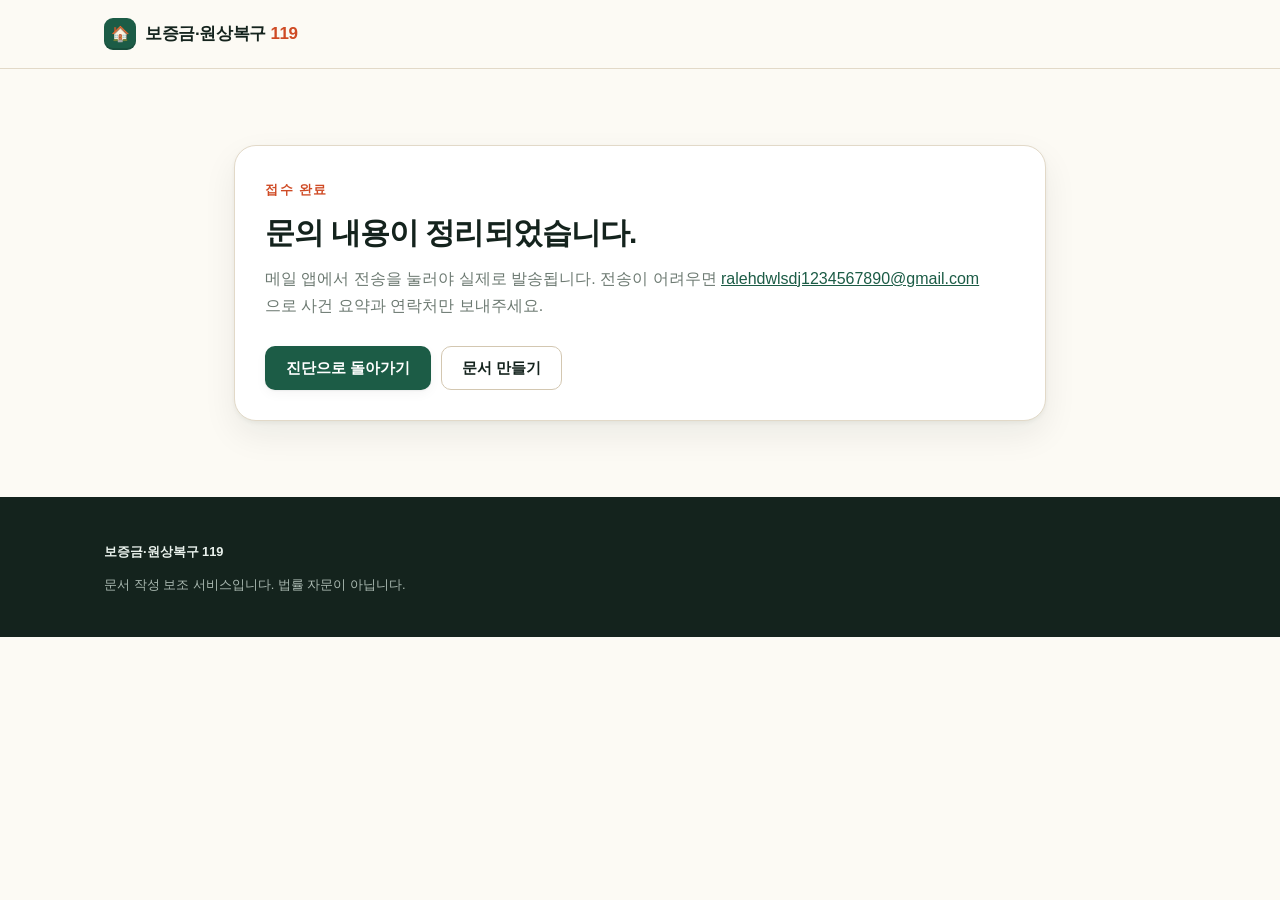
<file: thanks.html>
<!DOCTYPE html>
<html lang="ko">
<head>
<meta charset="utf-8">
<meta name="viewport" content="width=device-width, initial-scale=1">
<title>문의 접수 — 보증금·원상복구 119</title>
<meta name="robots" content="noindex">
<link rel="stylesheet" href="assets/css/app.css">
<link rel="icon" href="data:image/svg+xml,%3Csvg xmlns='http://www.w3.org/2000/svg' viewBox='0 0 100 100'%3E%3Crect width='100' height='100' rx='22' fill='%231c5c46'/%3E%3Cpath d='M50 22 78 44v34H58V58H42v20H22V44z' fill='%23f5efe2'/%3E%3C/svg%3E">
</head>
<body>
<header class="site-header">
  <div class="wrap header-inner">
    <a class="brand" href="index.html">
      <span class="brand-mark">🏠</span>
      <span class="brand-text">보증금·원상복구 <b>119</b></span>
    </a>
  </div>
</header>
<section class="block">
  <div class="wrap wrap-narrow">
    <div class="panel">
      <p class="kicker">접수 완료</p>
      <h1 style="font-size:30px;letter-spacing:-.03em;line-height:1.3">문의 내용이 정리되었습니다.</h1>
      <p style="margin-top:14px;color:#6d7a72">
        메일 앱에서 전송을 눌러야 실제로 발송됩니다. 전송이 어려우면
        <a href="mailto:ralehdwlsdj1234567890@gmail.com" style="color:#1c5c46;text-decoration:underline">ralehdwlsdj1234567890@gmail.com</a>
        으로 사건 요약과 연락처만 보내주세요.
      </p>
      <div style="display:flex;gap:10px;margin-top:26px;flex-wrap:wrap">
        <a class="btn btn-primary" href="index.html#diagnose">진단으로 돌아가기</a>
        <a class="btn btn-ghost" href="index.html#documents">문서 만들기</a>
      </div>
    </div>
  </div>
</section>
<footer class="site-footer">
  <div class="wrap">
    <b>보증금·원상복구 119</b>
    <p class="legal">문서 작성 보조 서비스입니다. 법률 자문이 아닙니다.</p>
  </div>
</footer>
</body>
</html>
</file>
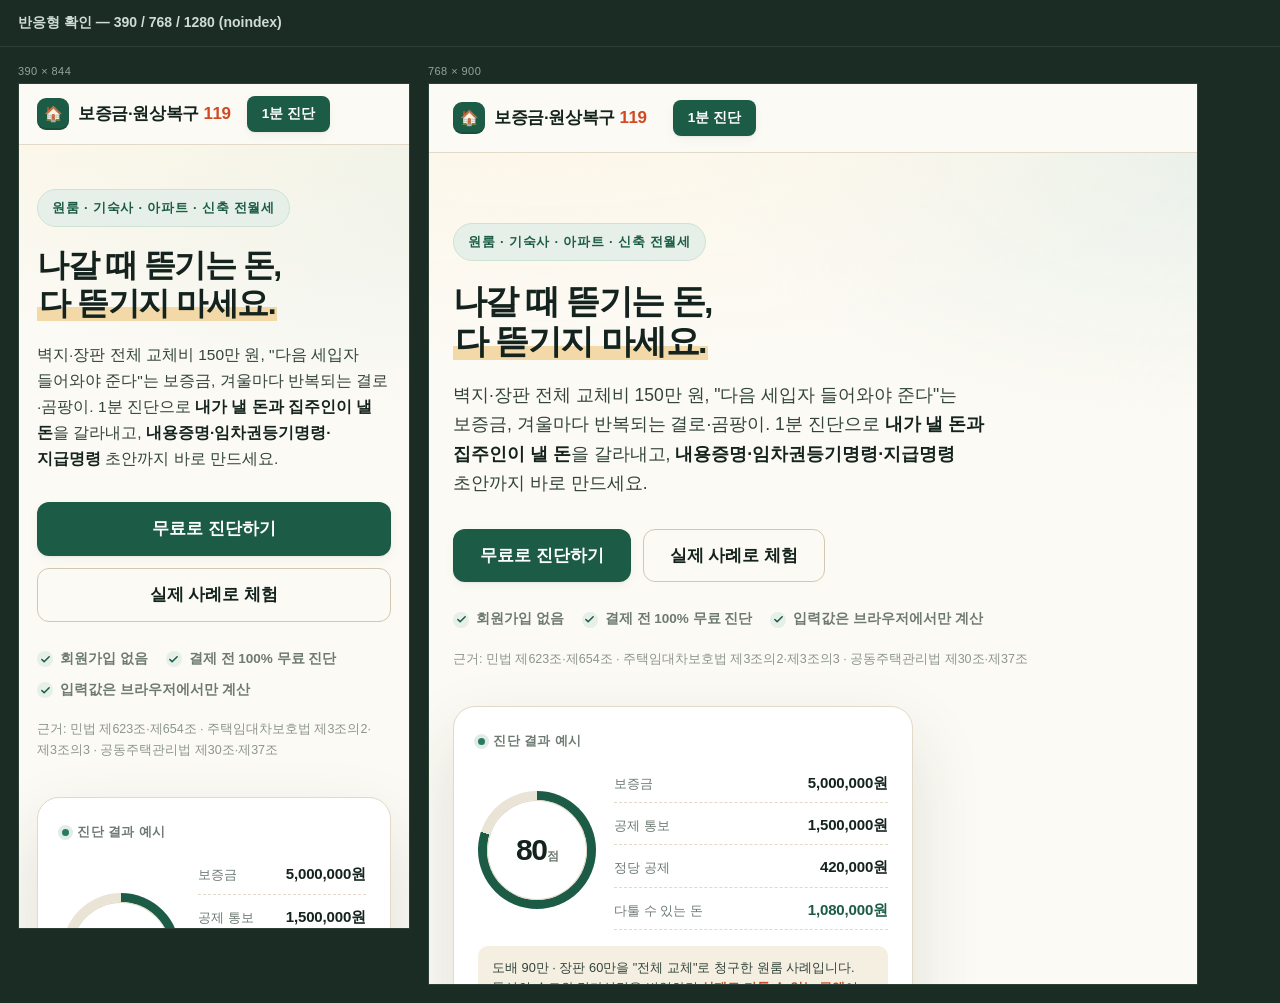
<file: __qa/responsive.html>
<!DOCTYPE html>
<html lang="ko">
<head>
<meta charset="utf-8">
<meta name="viewport" content="width=device-width, initial-scale=1">
<title>반응형 확인 — 보증금·원상복구 119</title>
<meta name="robots" content="noindex,nofollow">
<style>
  body { margin: 0; background: #1b2c25; font-family: -apple-system, "Malgun Gothic", sans-serif; color: #cfdcd4; }
  h1 { font-size: 14px; font-weight: 700; padding: 14px 18px; margin: 0; border-bottom: 1px solid #2b4036; }
  .row { display: flex; gap: 18px; padding: 18px; align-items: flex-start; flex-wrap: wrap; }
  figure { margin: 0; }
  figcaption { font-size: 11px; margin-bottom: 6px; color: #8fa79b; letter-spacing: .04em; }
  iframe { border: 1px solid #2b4036; background: #fff; display: block; }
</style>
</head>
<body>
<h1>반응형 확인 — 390 / 768 / 1280 (noindex)</h1>
<div class="row">
  <figure>
    <figcaption>390 × 844</figcaption>
    <iframe src="../index.html?v=7" width="390" height="844" title="390px"></iframe>
  </figure>
  <figure>
    <figcaption>768 × 900</figcaption>
    <iframe src="../index.html?v=7" width="768" height="900" title="768px"></iframe>
  </figure>
</div>
</body>
</html>
</file>
<file: assets/css/app.css>
/* 🏠 보증금·원상복구 119 — stylesheet
   warm paper + deep green + vermilion signal
   -------------------------------------------------- */

:root {
  --ink: #14231d;
  --ink-2: #32443b;
  --muted: #6d7a72;
  --paper: #fcfaf4;
  --paper-2: #f5efe2;
  --paper-3: #efe7d6;
  --line: #e2d9c8;
  --line-2: #d3c7b1;
  --brand: #1c5c46;
  --brand-2: #2a7a5e;
  --brand-soft: #e6f0e9;
  --signal: #cf4a24;
  --signal-soft: #fbe8e0;
  --gold: #a97c25;
  --gold-soft: #f6ecd4;
  --good: #1b6a4e;
  --warn: #a26512;
  --bad: #ab3726;
  --white: #fff;
  --shadow-sm: 0 1px 2px rgba(20, 35, 29, .06), 0 4px 12px rgba(20, 35, 29, .04);
  --shadow-md: 0 2px 4px rgba(20, 35, 29, .05), 0 14px 34px rgba(20, 35, 29, .07);
  --shadow-lg: 0 30px 70px rgba(20, 35, 29, .13);
  --r-sm: 8px;
  --r-md: 14px;
  --r-lg: 22px;
  --max: 1120px;
  --sans: "Pretendard Variable", Pretendard, -apple-system, BlinkMacSystemFont,
    "Apple SD Gothic Neo", "Malgun Gothic", "Noto Sans KR", "Segoe UI", Roboto, sans-serif;
  --mono: "SFMono-Regular", Consolas, "Liberation Mono", Menlo, monospace;
}

* { box-sizing: border-box; }

[hidden] { display: none !important; }

html { scroll-behavior: smooth; scroll-padding-top: 84px; -webkit-text-size-adjust: 100%; }

body {
  margin: 0;
  font-family: var(--sans);
  font-size: 16px;
  line-height: 1.68;
  color: var(--ink);
  background: var(--paper);
  word-break: keep-all;
  overflow-wrap: break-word;
  -webkit-font-smoothing: antialiased;
}

h1, h2, h3, h4, p, ul, ol, figure { margin: 0; }
ul, ol { padding: 0; list-style: none; }
a { color: inherit; text-decoration: none; }
img { max-width: 100%; display: block; }
button { font-family: inherit; }
em { font-style: normal; }

.wrap { width: 100%; max-width: var(--max); margin: 0 auto; padding: 0 24px; }
.wrap-narrow { max-width: 860px; }

/* ── header ─────────────────────────────────────── */
.site-header {
  position: sticky;
  top: 0;
  z-index: 60;
  background: rgba(252, 250, 244, .88);
  backdrop-filter: saturate(160%) blur(12px);
  border-bottom: 1px solid var(--line);
}
.header-inner { display: flex; align-items: center; gap: 20px; height: 68px; }
.brand { display: flex; align-items: center; gap: 9px; font-weight: 800; letter-spacing: -.02em; font-size: 17px; }
.brand-mark {
  display: grid; place-items: center;
  width: 32px; height: 32px; border-radius: 9px;
  background: var(--brand); color: #fff; font-size: 15px;
  box-shadow: inset 0 -2px 0 rgba(0, 0, 0, .15);
}
.brand-text b { color: var(--signal); font-weight: 900; }
.nav { display: flex; gap: 22px; margin-left: auto; font-size: 14.5px; color: var(--ink-2); font-weight: 600; }
.nav a { position: relative; padding: 6px 0; }
.nav a::after {
  content: ""; position: absolute; left: 0; right: 0; bottom: 0;
  height: 2px; background: var(--brand); transform: scaleX(0);
  transform-origin: left; transition: transform .18s ease;
}
.nav a:hover::after { transform: scaleX(1); }
.header-cta { margin-left: 6px; }

/* ── buttons ────────────────────────────────────── */
.btn {
  display: inline-flex; align-items: center; justify-content: center; gap: 8px;
  border: 1px solid transparent; border-radius: 10px;
  padding: 12px 20px; font-size: 15px; font-weight: 700; line-height: 1.2;
  cursor: pointer; transition: transform .12s ease, box-shadow .18s ease, background .18s ease;
  background: var(--white); color: var(--ink);
  box-shadow: var(--shadow-sm);
}
.btn:hover { transform: translateY(-1px); box-shadow: var(--shadow-md); }
.btn:active { transform: translateY(0); }
.btn-primary { background: var(--brand); color: #fff; }
.btn-primary:hover { background: #174c3a; }
.btn-signal { background: var(--signal); color: #fff; }
.btn-signal:hover { background: #b93f1c; }
.btn-ghost { background: transparent; border-color: var(--line-2); box-shadow: none; color: var(--ink); }
.btn-ghost:hover { background: var(--paper-2); }
.btn-ghost-light { background: rgba(255, 255, 255, .12); border-color: rgba(255, 255, 255, .35); color: #fff; box-shadow: none; }
.btn-ghost-light:hover { background: rgba(255, 255, 255, .22); }
.btn-sm { padding: 9px 14px; font-size: 13.5px; border-radius: 8px; }
.btn-lg { padding: 16px 26px; font-size: 16.5px; border-radius: 12px; }
.btn:disabled { opacity: .45; cursor: not-allowed; transform: none; box-shadow: none; }
.btn-block { width: 100%; }

/* ── hero ───────────────────────────────────────── */
.hero {
  position: relative;
  overflow: hidden;
  background:
    radial-gradient(1200px 500px at 15% -10%, #fdf6e6 0%, rgba(253, 246, 230, 0) 60%),
    radial-gradient(900px 480px at 100% 0%, #eaf1ea 0%, rgba(234, 241, 234, 0) 55%),
    var(--paper);
  border-bottom: 1px solid var(--line);
  padding: 70px 0 76px;
}
.hero::after {
  content: ""; position: absolute; inset: auto 0 0 0; height: 1px;
  background: linear-gradient(90deg, transparent, var(--line-2), transparent);
}
.hero-grid { display: grid; grid-template-columns: 1.15fr .85fr; gap: 48px; align-items: center; }
.eyebrow {
  display: inline-flex; align-items: center; gap: 8px;
  font-size: 13px; font-weight: 800; letter-spacing: .06em; text-transform: uppercase;
  color: var(--brand); background: var(--brand-soft);
  border: 1px solid #cfe2d6; border-radius: 99px; padding: 7px 14px;
}
.hero h1 {
  margin: 20px 0 0;
  font-size: clamp(34px, 4.4vw, 54px);
  line-height: 1.18; letter-spacing: -.045em; font-weight: 900;
}
.hero h1 em {
  background: linear-gradient(180deg, transparent 62%, #f3d9a8 62%);
  padding: 0 2px;
}
.lede { margin-top: 20px; font-size: 17.5px; color: var(--ink-2); max-width: 540px; }
.lede b { color: var(--ink); font-weight: 800; }
.hero-actions { display: flex; gap: 12px; margin-top: 30px; flex-wrap: wrap; }
.hero-actions .btn { white-space: nowrap; }
.hero-badges { display: flex; flex-wrap: wrap; gap: 8px 18px; margin-top: 26px; font-size: 13.5px; color: var(--muted); font-weight: 600; }
.hero-badges li { display: flex; align-items: center; gap: 7px; }
.hero-badges li::before {
  content: ""; width: 16px; height: 16px; border-radius: 50%;
  background: var(--brand-soft) url("data:image/svg+xml,%3Csvg xmlns='http://www.w3.org/2000/svg' viewBox='0 0 24 24' fill='none' stroke='%231c5c46' stroke-width='3.4' stroke-linecap='round' stroke-linejoin='round'%3E%3Cpath d='M20 6 9 17l-5-5'/%3E%3C/svg%3E") center/11px no-repeat;
}
.hero-law { margin-top: 18px; font-size: 12.5px; color: #8b958e; }

.hero-card {
  background: #fff;
  border: 1px solid var(--line);
  border-radius: var(--r-lg);
  box-shadow: var(--shadow-lg);
  padding: 24px 24px 22px;
  position: relative;
}
.hero-card-head {
  display: flex; align-items: center; gap: 8px;
  font-size: 12.5px; font-weight: 800; letter-spacing: .04em; color: var(--muted);
  text-transform: uppercase; margin-bottom: 18px;
}
.dot-live { width: 7px; height: 7px; border-radius: 50%; background: var(--brand-2); box-shadow: 0 0 0 4px rgba(42, 122, 94, .14); }
.demo-top { display: flex; align-items: center; gap: 18px; }
.demo-nums { display: grid; gap: 9px; flex: 1; }
.demo-nums div { display: flex; justify-content: space-between; align-items: baseline; font-size: 13px; color: var(--muted); border-bottom: 1px dashed var(--line); padding-bottom: 7px; }
.demo-nums div b { font-size: 15px; color: var(--ink); font-weight: 800; letter-spacing: -.01em; }
.demo-nums div b.win { color: var(--brand); }
.demo-note { margin-top: 16px; padding: 12px 14px; background: var(--paper-2); border-radius: 10px; font-size: 12.8px; color: var(--ink-2); line-height: 1.55; }
.demo-note b { color: var(--signal); }

/* score ring */
.ring {
  --p: 70;
  --size: 112px;
  position: relative;
  width: var(--size); height: var(--size); border-radius: 50%;
  flex: 0 0 auto;
  background: conic-gradient(var(--brand) calc(var(--p) * 1%), #eae4d7 0);
  display: grid; place-items: center;
}
.ring::before { content: ""; position: absolute; inset: 9px; background: #fff; border-radius: 50%; box-shadow: inset 0 0 0 1px var(--line); }
.ring span { position: relative; font-size: 30px; font-weight: 900; letter-spacing: -.05em; }
.ring span small { font-size: 12px; font-weight: 700; color: var(--muted); margin-left: 1px; }
.ring-demo { --size: 118px; }

/* ── sections ───────────────────────────────────── */
section.block { padding: 76px 0; }
section.block.tight { padding: 56px 0; }
section.alt { background: var(--paper-2); border-top: 1px solid var(--line); border-bottom: 1px solid var(--line); }
section.dark { background: var(--ink); color: #eef3ef; }
.section-head { max-width: 720px; margin-bottom: 38px; }
.section-head.center { margin-left: auto; margin-right: auto; text-align: center; }
.kicker {
  display: inline-block; font-size: 12.5px; font-weight: 800; letter-spacing: .12em;
  text-transform: uppercase; color: var(--signal); margin-bottom: 12px;
}
.section-head h2 {
  font-size: clamp(26px, 3vw, 36px); line-height: 1.28; letter-spacing: -.04em; font-weight: 900;
}
.section-head p { margin-top: 14px; color: var(--muted); font-size: 15.5px; }
.dark .section-head p { color: #a9b8b0; }
.dark .kicker { color: #e7b878; }

/* ── grids & cards ──────────────────────────────── */
.grid-3 { display: grid; grid-template-columns: repeat(3, 1fr); gap: 18px; }
.grid-2 { display: grid; grid-template-columns: repeat(2, 1fr); gap: 18px; }

.pain { background: #fff; border: 1px solid var(--line); border-radius: var(--r-md); padding: 26px 24px; }
.pain .num {
  display: inline-grid; place-items: center; width: 30px; height: 30px; border-radius: 8px;
  background: var(--signal-soft); color: var(--signal); font-weight: 900; font-size: 14px; margin-bottom: 14px;
}
.pain h3 { font-size: 17px; letter-spacing: -.02em; margin-bottom: 8px; line-height: 1.4; }
.pain p { font-size: 14px; color: var(--muted); line-height: 1.62; }
.pain p b { color: var(--ink-2); }

/* trust strip */
.trust-strip { display: flex; flex-wrap: wrap; gap: 10px; margin-top: 8px; }
.trust-strip span {
  font-size: 12.5px; font-weight: 700; color: var(--ink-2);
  background: #fff; border: 1px solid var(--line); border-radius: 99px; padding: 7px 13px;
}
.dark .trust-strip span { background: rgba(255, 255, 255, .06); border-color: rgba(255, 255, 255, .16); color: #d9e4dd; }

/* case cards */
.case-card {
  text-align: left; width: 100%; cursor: pointer;
  background: #fff; border: 1px solid var(--line); border-radius: var(--r-md);
  padding: 22px 22px 20px; transition: border-color .16s, box-shadow .16s, transform .16s;
  display: flex; flex-direction: column; gap: 10px;
}
.case-card:hover { border-color: var(--brand-2); box-shadow: var(--shadow-md); transform: translateY(-2px); }
.case-tag { font-size: 11.5px; font-weight: 800; letter-spacing: .06em; color: var(--brand); text-transform: uppercase; }
.case-card h3 { font-size: 15.5px; line-height: 1.5; letter-spacing: -.015em; }
.case-card p { font-size: 13.2px; color: var(--muted); line-height: 1.6; }
.case-go { margin-top: auto; font-size: 12.5px; font-weight: 800; color: var(--signal); display: flex; align-items: center; gap: 6px; }
.case-go::after { content: "→"; }

/* ── form ───────────────────────────────────────── */
.panel {
  background: #fff; border: 1px solid var(--line); border-radius: var(--r-lg);
  box-shadow: var(--shadow-md); padding: 30px;
}
.panel-head { display: flex; align-items: flex-start; justify-content: space-between; gap: 16px; margin-bottom: 26px; }
.panel-head h3 { font-size: 20px; letter-spacing: -.03em; }
.panel-head p { font-size: 13.5px; color: var(--muted); margin-top: 4px; }

.mode-grid { display: grid; grid-template-columns: repeat(4, 1fr); gap: 10px; margin-bottom: 8px; }
.mode-card { position: relative; }
.mode-card input { position: absolute; opacity: 0; pointer-events: none; }
.mode-card label {
  display: flex; flex-direction: column; gap: 3px;
  border: 1.5px solid var(--line); border-radius: 12px;
  padding: 14px 14px 13px; cursor: pointer; background: var(--paper);
  transition: border-color .15s, background .15s, box-shadow .15s;
  height: 100%;
}
.mode-card label b { font-size: 14px; letter-spacing: -.02em; }
.mode-card label span { font-size: 11.5px; color: var(--muted); line-height: 1.45; }
.mode-card input:checked + label {
  border-color: var(--brand); background: var(--brand-soft);
  box-shadow: 0 0 0 3px rgba(28, 92, 70, .10);
}
.mode-card input:focus-visible + label { outline: 2px solid var(--brand-2); outline-offset: 2px; }
.mode-hint { font-size: 12.5px; color: var(--muted); margin-bottom: 22px; min-height: 18px; }

.field-grid { display: grid; grid-template-columns: repeat(2, 1fr); gap: 16px; }
.field-grid.three { grid-template-columns: repeat(3, 1fr); }
.field { display: flex; flex-direction: column; gap: 6px; }
.field > label { font-size: 13px; font-weight: 700; color: var(--ink-2); }
.field .sub { font-size: 11.8px; color: var(--muted); font-weight: 500; }
.field input[type="text"], .field input[type="number"], .field input[type="email"], .field select, .field textarea {
  width: 100%; font-family: inherit; font-size: 14.5px; color: var(--ink);
  background: var(--white); border: 1.5px solid var(--line-2); border-radius: 10px;
  padding: 11px 13px; transition: border-color .15s, box-shadow .15s;
}
.field textarea { min-height: 96px; resize: vertical; line-height: 1.6; }
.field input:focus, .field select:focus, .field textarea:focus {
  outline: none; border-color: var(--brand-2); box-shadow: 0 0 0 3px rgba(42, 122, 94, .12);
}
.field input.input-error { border-color: var(--bad); box-shadow: 0 0 0 3px rgba(171, 55, 38, .12); }
.field .money { position: relative; }
.field .money input { padding-right: 34px; text-align: right; font-variant-numeric: tabular-nums; }
.field .money::after { content: "원"; position: absolute; right: 13px; top: 50%; transform: translateY(-50%); font-size: 12.5px; color: var(--muted); }
.field .help { font-size: 11.6px; color: var(--muted); line-height: 1.5; }

.divider { height: 1px; background: var(--line); margin: 26px 0; }
.mini-title { display: flex; align-items: center; gap: 10px; font-size: 13px; font-weight: 800; letter-spacing: .04em; color: var(--muted); text-transform: uppercase; margin-bottom: 14px; }
.mini-title::after { content: ""; flex: 1; height: 1px; background: var(--line); }

/* claim item rows */
.item-list { display: grid; gap: 8px; }
.item-row {
  display: grid; grid-template-columns: 22px 1fr 150px; align-items: center; gap: 12px;
  border: 1.5px solid var(--line); border-radius: 10px; padding: 10px 12px;
  background: var(--paper); transition: border-color .15s, background .15s;
}
.item-row.on { border-color: var(--brand-2); background: #f2f8f4; }
.item-row input[type="checkbox"] {
  width: 18px; height: 18px; accent-color: var(--brand); cursor: pointer; margin: 0;
}
.item-row .lbl { display: flex; flex-direction: column; gap: 1px; cursor: pointer; }
.item-row .lbl b { font-size: 13.8px; font-weight: 700; letter-spacing: -.01em; }
.item-row .lbl span { font-size: 11.5px; color: var(--muted); }
.item-row .amt { position: relative; }
.item-row .amt input {
  width: 100%; border: 1px solid var(--line-2); border-radius: 8px; padding: 7px 26px 7px 9px;
  font-family: inherit; font-size: 13.5px; text-align: right; font-variant-numeric: tabular-nums; background: #fff;
}
.item-row .amt::after { content: "원"; position: absolute; right: 9px; top: 50%; transform: translateY(-50%); font-size: 11.5px; color: var(--muted); }
.item-row.disabled { opacity: .62; }
.item-row .amt input:disabled { background: #f1ede4; color: var(--muted); }

.form-actions { display: flex; gap: 10px; align-items: center; margin-top: 24px; flex-wrap: wrap; }
.form-actions .spacer { flex: 1; }
.form-note { font-size: 12px; color: var(--muted); margin-top: 14px; line-height: 1.55; }

/* ── result ─────────────────────────────────────── */
.result { margin-top: 26px; scroll-margin-top: 84px; }
.result-card {
  background: #fff; border: 1px solid var(--line); border-radius: var(--r-lg);
  box-shadow: var(--shadow-lg); overflow: hidden;
}
.result-top {
  display: grid; grid-template-columns: auto 1fr; gap: 26px; align-items: center;
  padding: 28px 30px; background: linear-gradient(180deg, #fbf8f0, #fff);
  border-bottom: 1px solid var(--line);
}
.result-top .ring { --size: 132px; }
.result-verdict h3 { font-size: 21px; letter-spacing: -.03em; line-height: 1.4; }
.result-verdict p { font-size: 14.5px; color: var(--ink-2); margin-top: 8px; }
.score-band { display: inline-flex; align-items: center; gap: 6px; font-size: 12px; font-weight: 800; letter-spacing: .04em; padding: 4px 10px; border-radius: 99px; margin-top: 8px; }
.tone-good { background: var(--brand-soft); color: var(--good); }
.tone-warn { background: var(--gold-soft); color: var(--warn); }
.tone-bad { background: var(--signal-soft); color: var(--bad); }

.stat-grid { display: grid; grid-template-columns: repeat(4, 1fr); }
.stat { padding: 20px 22px; border-right: 1px solid var(--line); border-bottom: 1px solid var(--line); }
.stat:nth-child(4n) { border-right: 0; }
.stat .k { font-size: 12px; font-weight: 700; color: var(--muted); letter-spacing: .02em; }
.stat .v { font-size: 21px; font-weight: 900; letter-spacing: -.03em; margin-top: 4px; font-variant-numeric: tabular-nums; }
.stat .v.win { color: var(--brand); }
.stat .v.lose { color: var(--signal); }
.stat .s { font-size: 11.5px; color: var(--muted); margin-top: 2px; }

.result-body { padding: 28px 30px 30px; display: grid; gap: 30px; }
.result-body h4 { font-size: 14px; font-weight: 800; letter-spacing: .02em; margin-bottom: 12px; display: flex; align-items: center; gap: 8px; }
.result-body h4 .badge { font-size: 11px; font-weight: 700; color: var(--muted); background: var(--paper-2); border-radius: 99px; padding: 2px 9px; }

table.items { width: 100%; border-collapse: collapse; font-size: 13.5px; }
table.items th { text-align: left; font-size: 11.5px; letter-spacing: .04em; color: var(--muted); text-transform: uppercase; padding: 0 10px 9px; border-bottom: 1px solid var(--line); font-weight: 800; }
table.items th:nth-child(n+2) { text-align: right; }
table.items td { padding: 12px 10px; border-bottom: 1px solid #f0ebe0; vertical-align: top; }
table.items td.it-amount, table.items td.it-tenant, table.items td.it-defend { text-align: right; font-variant-numeric: tabular-nums; white-space: nowrap; }
table.items td.it-name b { display: block; font-weight: 700; }
table.items td.it-name span { display: block; font-size: 11px; color: var(--muted); margin-top: 2px; }
table.items td.it-defend { font-weight: 800; color: var(--brand); }
table.items tr.row-reverse td { background: #f4faf6; }
table.items tr.row-reverse td.it-defend { color: var(--signal); }
.empty-cell { text-align: center !important; color: var(--muted); padding: 22px 0 !important; font-size: 13px; }

.reason-list { display: grid; gap: 8px; }
.reason-list li { display: grid; grid-template-columns: 128px 1fr 44px; align-items: center; gap: 12px; font-size: 12.5px; }
.reason-list .r-label { color: var(--ink-2); font-weight: 600; }
.reason-list .r-bar { height: 7px; background: var(--paper-3); border-radius: 99px; overflow: hidden; }
.reason-list .r-bar i { display: block; height: 100%; background: linear-gradient(90deg, var(--brand-2), var(--brand)); border-radius: 99px; }
.reason-list .r-val { text-align: right; font-weight: 800; font-variant-numeric: tabular-nums; color: var(--ink-2); }

.flag-list { display: flex; flex-wrap: wrap; gap: 7px; margin-top: 4px; }
.flag { font-size: 12px; font-weight: 700; border-radius: 99px; padding: 5px 11px; }
.flag.bad { background: var(--signal-soft); color: var(--bad); }
.flag.warn { background: var(--gold-soft); color: var(--warn); }
.flag.info { background: var(--brand-soft); color: var(--good); }

.two-col { display: grid; grid-template-columns: 1fr 1fr; gap: 30px; }

.timeline { display: grid; gap: 0; }
.timeline li { display: grid; grid-template-columns: 104px 1fr; gap: 16px; padding: 0 0 20px; position: relative; }
.timeline li::before {
  content: ""; position: absolute; left: 47px; top: 22px; bottom: 0; width: 1.5px; background: var(--line);
}
.timeline li:last-child { padding-bottom: 0; }
.timeline li:last-child::before { display: none; }
.t-when { font-size: 11.5px; color: var(--muted); font-weight: 700; padding-top: 3px; }
.t-d { display: block; font-size: 12.5px; font-weight: 900; color: var(--brand); letter-spacing: .02em; }
.timeline .t-title { font-size: 14.5px; font-weight: 800; letter-spacing: -.01em; }
.timeline .t-body { font-size: 12.8px; color: var(--muted); margin-top: 3px; line-height: 1.6; }
.timeline li[data-tone="deadline"] .t-d { color: var(--signal); }
.timeline li[data-tone="legal"] .t-d { color: var(--gold); }
.timeline li[data-tone="end"] .t-d { color: var(--ink-2); }

.tip-list { display: grid; gap: 10px; counter-reset: tip; }
.tip-list li { position: relative; padding-left: 28px; font-size: 13.2px; color: var(--ink-2); line-height: 1.62; counter-increment: tip; }
.tip-list li::before {
  content: counter(tip); position: absolute; left: 0; top: 1px;
  width: 19px; height: 19px; border-radius: 50%; background: var(--brand-soft); color: var(--brand);
  font-size: 11px; font-weight: 900; display: grid; place-items: center;
}

.cost-table { width: 100%; border-collapse: collapse; font-size: 13.2px; }
.cost-table td { padding: 9px 0; border-bottom: 1px dashed var(--line); }
.cost-table td:last-child { text-align: right; font-weight: 700; font-variant-numeric: tabular-nums; }
.cost-table tr.sum td { border-bottom: 0; border-top: 1.5px solid var(--line-2); font-weight: 900; padding-top: 12px; }
.cost-table tr.sum td:last-child { color: var(--brand); font-size: 16px; }

.result-actions { display: flex; gap: 10px; flex-wrap: wrap; padding: 20px 30px 26px; border-top: 1px solid var(--line); background: #fcfaf4; }

/* ── documents ──────────────────────────────────── */
.doc-layout { display: grid; grid-template-columns: 400px 1fr; gap: 22px; align-items: start; }
.doc-form { padding: 26px 24px; }
.doc-form .field-grid { grid-template-columns: 1fr 1fr; gap: 12px; }
.doc-form .field > label { font-size: 12.2px; }
.doc-form input, .doc-form select { font-size: 13.5px; padding: 9px 11px; }
.doc-preview-wrap {
  background: #12201b; border-radius: var(--r-lg); padding: 18px;
  box-shadow: var(--shadow-lg); position: sticky; top: 84px;
}
.doc-preview-head { display: flex; align-items: center; justify-content: space-between; gap: 10px; margin-bottom: 12px; }
.doc-preview-head b { color: #e9f1ec; font-size: 14px; }
.doc-state { font-size: 11px; font-weight: 700; border-radius: 99px; padding: 3px 10px; background: rgba(255, 255, 255, .1); color: #a9bdb2; }
.doc-state.ready { background: rgba(76, 190, 138, .16); color: #7fdcb0; }
.doc-meta { font-size: 11px; color: #7f948a; margin-bottom: 10px; }
.doc-preview {
  margin: 0; white-space: pre-wrap; word-break: break-word;
  font-family: var(--mono); font-size: 12.2px; line-height: 1.78;
  color: #d8e5dd; background: #0d1714;
  border: 1px solid rgba(255, 255, 255, .07); border-radius: 10px;
  padding: 20px; max-height: 560px; overflow: auto; tab-size: 2;
}
.doc-lock {
  margin-top: 12px; padding: 14px; border-radius: 10px; text-align: center;
  background: rgba(255, 255, 255, .05); border: 1px dashed rgba(255, 255, 255, .16);
}
.doc-lock p { color: #b7c8bf; font-size: 12.3px; margin-bottom: 10px; line-height: 1.55; }
.doc-actions { display: flex; gap: 8px; flex-wrap: wrap; margin-top: 12px; }
.doc-actions .btn { flex: 1; min-width: 96px; }
.btn-dark { background: rgba(255, 255, 255, .1); color: #e9f1ec; border-color: rgba(255, 255, 255, .18); box-shadow: none; }
.btn-dark:hover { background: rgba(255, 255, 255, .18); }
.btn-light { background: #f2f7f4; color: #12201b; }

.doc-explain { margin-top: 16px; font-size: 12.5px; color: #8fa79b; line-height: 1.6; }

/* ── pricing ────────────────────────────────────── */
.plans { display: grid; grid-template-columns: repeat(3, 1fr); gap: 18px; align-items: stretch; }
.plan { background: #fff; border: 1.5px solid var(--line); border-radius: var(--r-lg); padding: 26px 24px; display: flex; flex-direction: column; gap: 12px; position: relative; }
.plan.featured { border-color: var(--brand); box-shadow: 0 18px 44px rgba(28, 92, 70, .14); }
.plan-badge { position: absolute; top: -11px; left: 22px; background: var(--brand); color: #fff; font-size: 11px; font-weight: 800; letter-spacing: .04em; padding: 4px 11px; border-radius: 99px; }
.plan h3 { font-size: 17px; letter-spacing: -.02em; }
.plan .for { font-size: 12.3px; color: var(--muted); }
.plan .price { font-size: 30px; font-weight: 900; letter-spacing: -.04em; margin-top: 4px; }
.plan .price small { font-size: 13px; font-weight: 600; color: var(--muted); }
.plan ul { display: grid; gap: 7px; font-size: 13.2px; color: var(--ink-2); }
.plan ul li { padding-left: 21px; position: relative; }
.plan ul li::before {
  content: ""; position: absolute; left: 0; top: 6px; width: 14px; height: 14px; border-radius: 50%;
  background: var(--brand-soft) url("data:image/svg+xml,%3Csvg xmlns='http://www.w3.org/2000/svg' viewBox='0 0 24 24' fill='none' stroke='%231c5c46' stroke-width='4' stroke-linecap='round' stroke-linejoin='round'%3E%3Cpath d='M20 6 9 17l-5-5'/%3E%3C/svg%3E") center/9px no-repeat;
}
.plan .btn { margin-top: auto; }
.pay-row { display: flex; flex-direction: column; gap: 8px; }
.pay-row .btn { width: 100%; }
.pay-pending { background: var(--paper-3) !important; color: var(--ink-2) !important; box-shadow: none !important; }
.plan-note { font-size: 11.5px; color: var(--muted); }

/* ── cost/step ──────────────────────────────────── */
.step-list { display: grid; gap: 14px; counter-reset: st; }
.step-list li { display: grid; grid-template-columns: 40px 1fr; gap: 14px; counter-increment: st; align-items: start; }
.step-list li::before {
  content: counter(st); width: 34px; height: 34px; border-radius: 10px; background: var(--brand); color: #fff;
  display: grid; place-items: center; font-weight: 900; font-size: 14px; margin-top: 2px;
}
.step-list h4 { font-size: 15px; letter-spacing: -.01em; }
.step-list p { font-size: 13.2px; color: var(--muted); margin-top: 2px; }

.fee-table { width: 100%; border-collapse: collapse; font-size: 13.5px; background: #fff; border-radius: var(--r-md); overflow: hidden; box-shadow: var(--shadow-sm); }
.fee-table th, .fee-table td { padding: 13px 16px; text-align: left; border-bottom: 1px solid var(--line); }
.fee-table th { font-size: 12px; letter-spacing: .04em; color: var(--muted); text-transform: uppercase; background: var(--paper-2); }
.fee-table td:last-child { text-align: right; font-weight: 700; font-variant-numeric: tabular-nums; }
.fee-table tr:last-child td { border-bottom: 0; }
.fee-table td small { display: block; font-weight: 500; color: var(--muted); font-size: 11.5px; }

/* ── faq ────────────────────────────────────────── */
.faq { display: grid; gap: 10px; }
.faq details { background: #fff; border: 1px solid var(--line); border-radius: var(--r-md); padding: 0 20px; }
.faq summary {
  cursor: pointer; list-style: none; padding: 17px 0; font-size: 15px; font-weight: 700;
  letter-spacing: -.015em; display: flex; gap: 12px; align-items: flex-start;
}
.faq summary::-webkit-details-marker { display: none; }
.faq summary::before { content: "Q"; font-weight: 900; color: var(--signal); font-size: 13px; margin-top: 2px; }
.faq summary::after { content: "+"; margin-left: auto; font-weight: 400; color: var(--muted); font-size: 19px; line-height: 1; }
.faq details[open] summary::after { content: "–"; }
.faq .a { padding: 0 0 18px 24px; font-size: 13.8px; color: var(--ink-2); line-height: 1.72; }
.faq .a b { color: var(--ink); }
.faq .a p + p { margin-top: 8px; }

/* ── contact ────────────────────────────────────── */
.contact-card { display: grid; grid-template-columns: 1fr 1.1fr; gap: 34px; align-items: start; }
.contact-card .info h3 { font-size: 24px; letter-spacing: -.03em; }
.contact-card .info p { margin-top: 12px; color: var(--muted); font-size: 14.5px; }
.contact-card .info .mail { margin-top: 18px; font-weight: 800; font-size: 15px; color: var(--brand); word-break: break-all; }
.contact-card .info ul { margin-top: 18px; display: grid; gap: 8px; font-size: 13px; color: var(--ink-2); }
.contact-card .info ul li { padding-left: 16px; position: relative; }
.contact-card .info ul li::before { content: "·"; position: absolute; left: 4px; color: var(--signal); font-weight: 900; }

/* ── footer ─────────────────────────────────────── */
.site-footer { background: var(--ink); color: #a9b8b0; padding: 44px 0 40px; font-size: 12.8px; }
.footer-grid { display: flex; justify-content: space-between; gap: 30px; flex-wrap: wrap; }
.site-footer b { color: #e9f1ec; }
.site-footer .legal { max-width: 640px; line-height: 1.75; margin-top: 12px; }
.site-footer a { color: #cfe0d5; text-decoration: underline; text-underline-offset: 2px; }
.footer-links { display: flex; gap: 16px; flex-wrap: wrap; }

/* ── toast ──────────────────────────────────────── */
.toast {
  position: fixed; left: 50%; bottom: 28px; transform: translate(-50%, 20px);
  background: var(--ink); color: #f2f7f4; font-size: 13.5px; font-weight: 600;
  padding: 12px 20px; border-radius: 99px; box-shadow: var(--shadow-lg);
  opacity: 0; pointer-events: none; transition: opacity .22s, transform .22s; z-index: 200;
}
.toast.show { opacity: 1; transform: translate(-50%, 0); }

/* ── print ──────────────────────────────────────── */
#printArea { display: none; }
@media print {
  body > *:not(#printArea) { display: none !important; }
  #printArea { display: block !important; }
  .doc-print-head {
    display: flex; justify-content: space-between; font-size: 9pt; color: #555;
    border-bottom: 1px solid #999; padding-bottom: 4mm; margin-bottom: 6mm;
  }
  .doc-print { white-space: pre-wrap; font-family: "Malgun Gothic", "Apple SD Gothic Neo", serif; font-size: 10.5pt; line-height: 1.85; color: #000; }
  @page { margin: 18mm 16mm; }
}

/* ── responsive ─────────────────────────────────── */
@media (max-width: 1020px) {
  .hero-grid { grid-template-columns: 1fr; gap: 36px; }
  .hero-card { max-width: 460px; }
  .doc-layout { grid-template-columns: 1fr; }
  .doc-preview-wrap { position: static; }
  .stat-grid { grid-template-columns: repeat(2, 1fr); }
  .stat:nth-child(2n) { border-right: 0; }
  .result-body .two-col { grid-template-columns: 1fr; gap: 26px; }
}
@media (max-width: 880px) {
  .nav { display: none; }
  .grid-3 { grid-template-columns: 1fr 1fr; }
  .plans { grid-template-columns: 1fr; }
  .mode-grid { grid-template-columns: 1fr 1fr; }
  .contact-card { grid-template-columns: 1fr; }
  section.block { padding: 58px 0; }
}
@media (max-width: 640px) {
  body { font-size: 15.5px; }
  .wrap { padding: 0 18px; }
  .header-inner { height: 60px; gap: 10px; }
  .nav { display: none; }
  .hero { padding: 44px 0 52px; }
  .hero h1 { font-size: 32px; }
  .lede { font-size: 15.5px; }
  .hero-actions { flex-direction: column; }
  .hero-actions .btn { width: 100%; }
  .grid-3, .grid-2, .field-grid, .field-grid.three { grid-template-columns: 1fr; }
  .panel { padding: 22px 18px; }
  .result-top { grid-template-columns: 1fr; justify-items: start; padding: 22px 20px; gap: 18px; }
  .result-top .ring { --size: 104px; }
  .stat-grid { grid-template-columns: 1fr 1fr; }
  .stat { padding: 16px 16px; }
  .stat .v { font-size: 17px; }
  .result-body { padding: 22px 18px; }
  .result-actions { padding: 16px 18px 20px; }
  .result-actions .btn { flex: 1 1 46%; }
  .item-row { grid-template-columns: 22px 1fr; }
  .item-row .amt { grid-column: 2; }
  .reason-list li { grid-template-columns: 100px 1fr 38px; }
  .doc-preview { font-size: 11.2px; padding: 14px; }
  .doc-form { padding: 20px 16px; }
  .doc-form .field-grid { grid-template-columns: 1fr; }
  .table-scroll { overflow-x: auto; -webkit-overflow-scrolling: touch; }
  table.items { min-width: 460px; }
  .faq summary { font-size: 14px; }
  .plan .price { font-size: 26px; }
  .footer-grid { flex-direction: column; }
}
</file>
